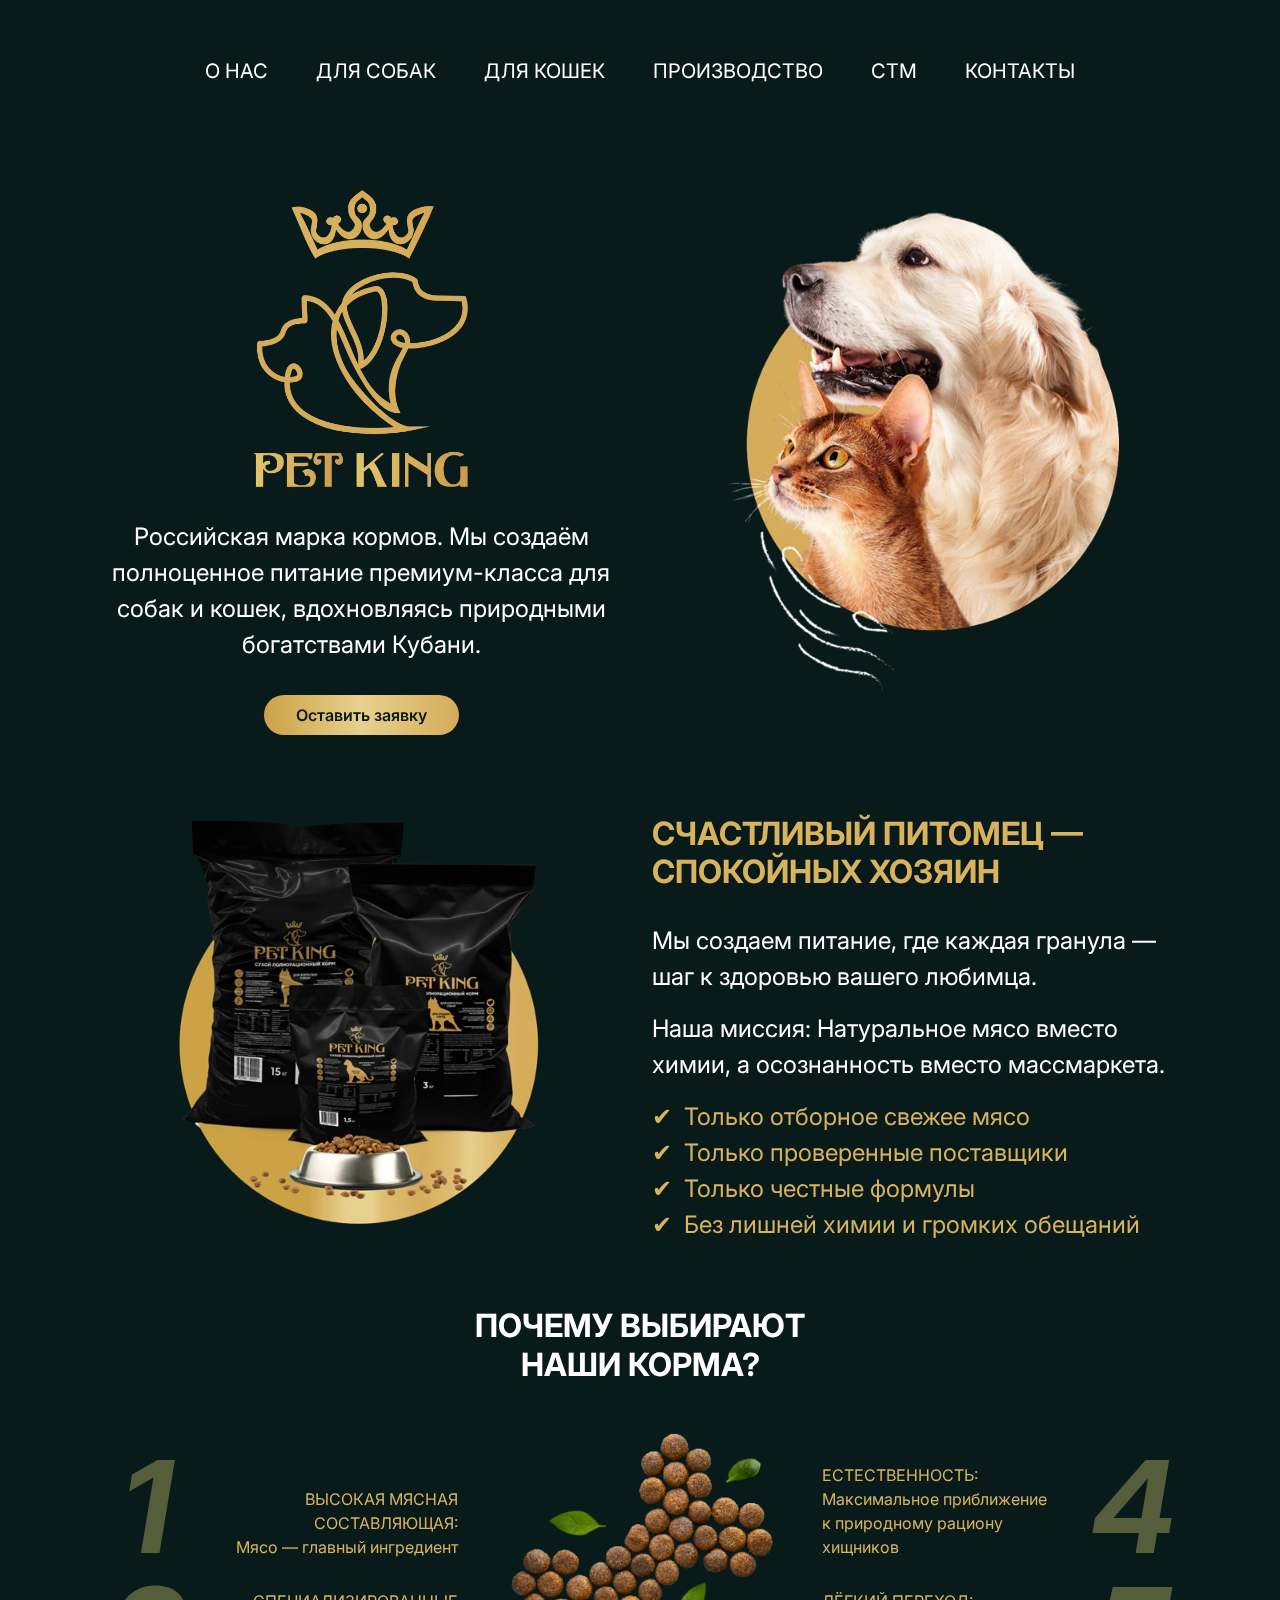
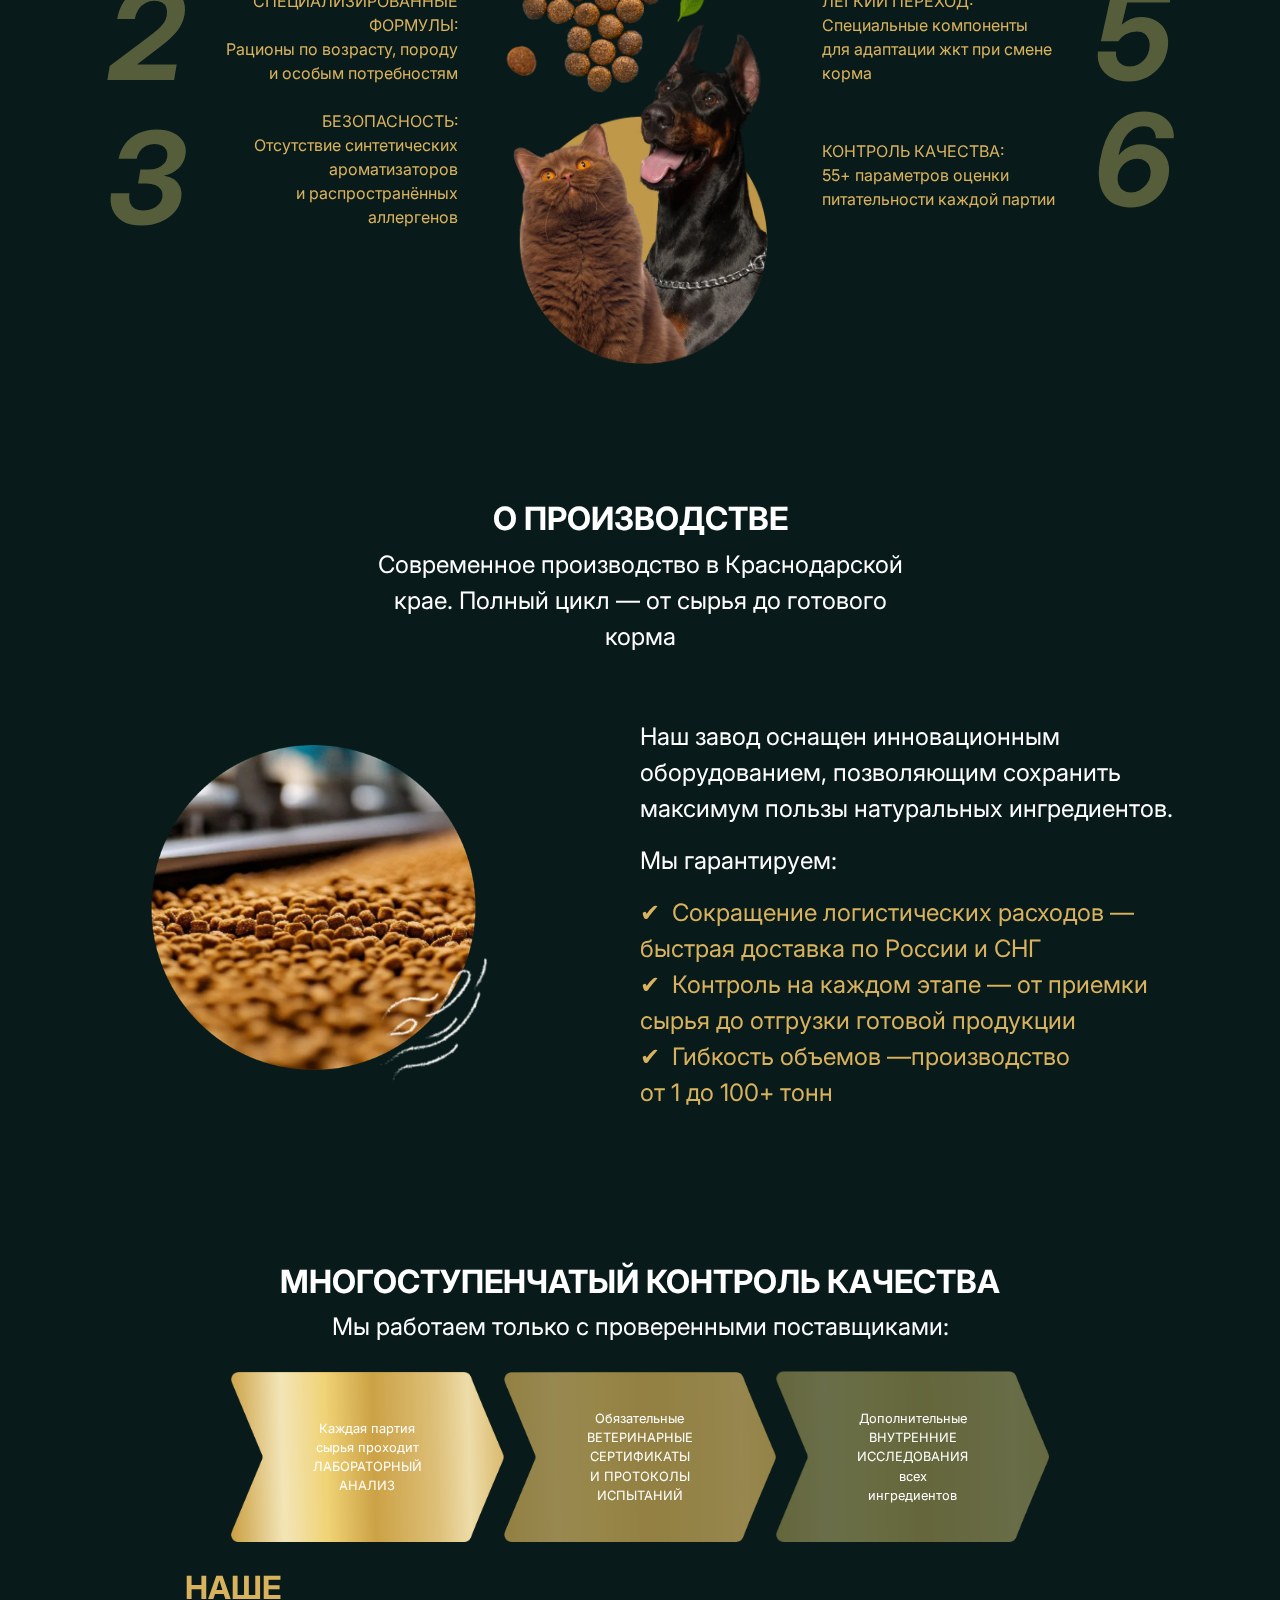
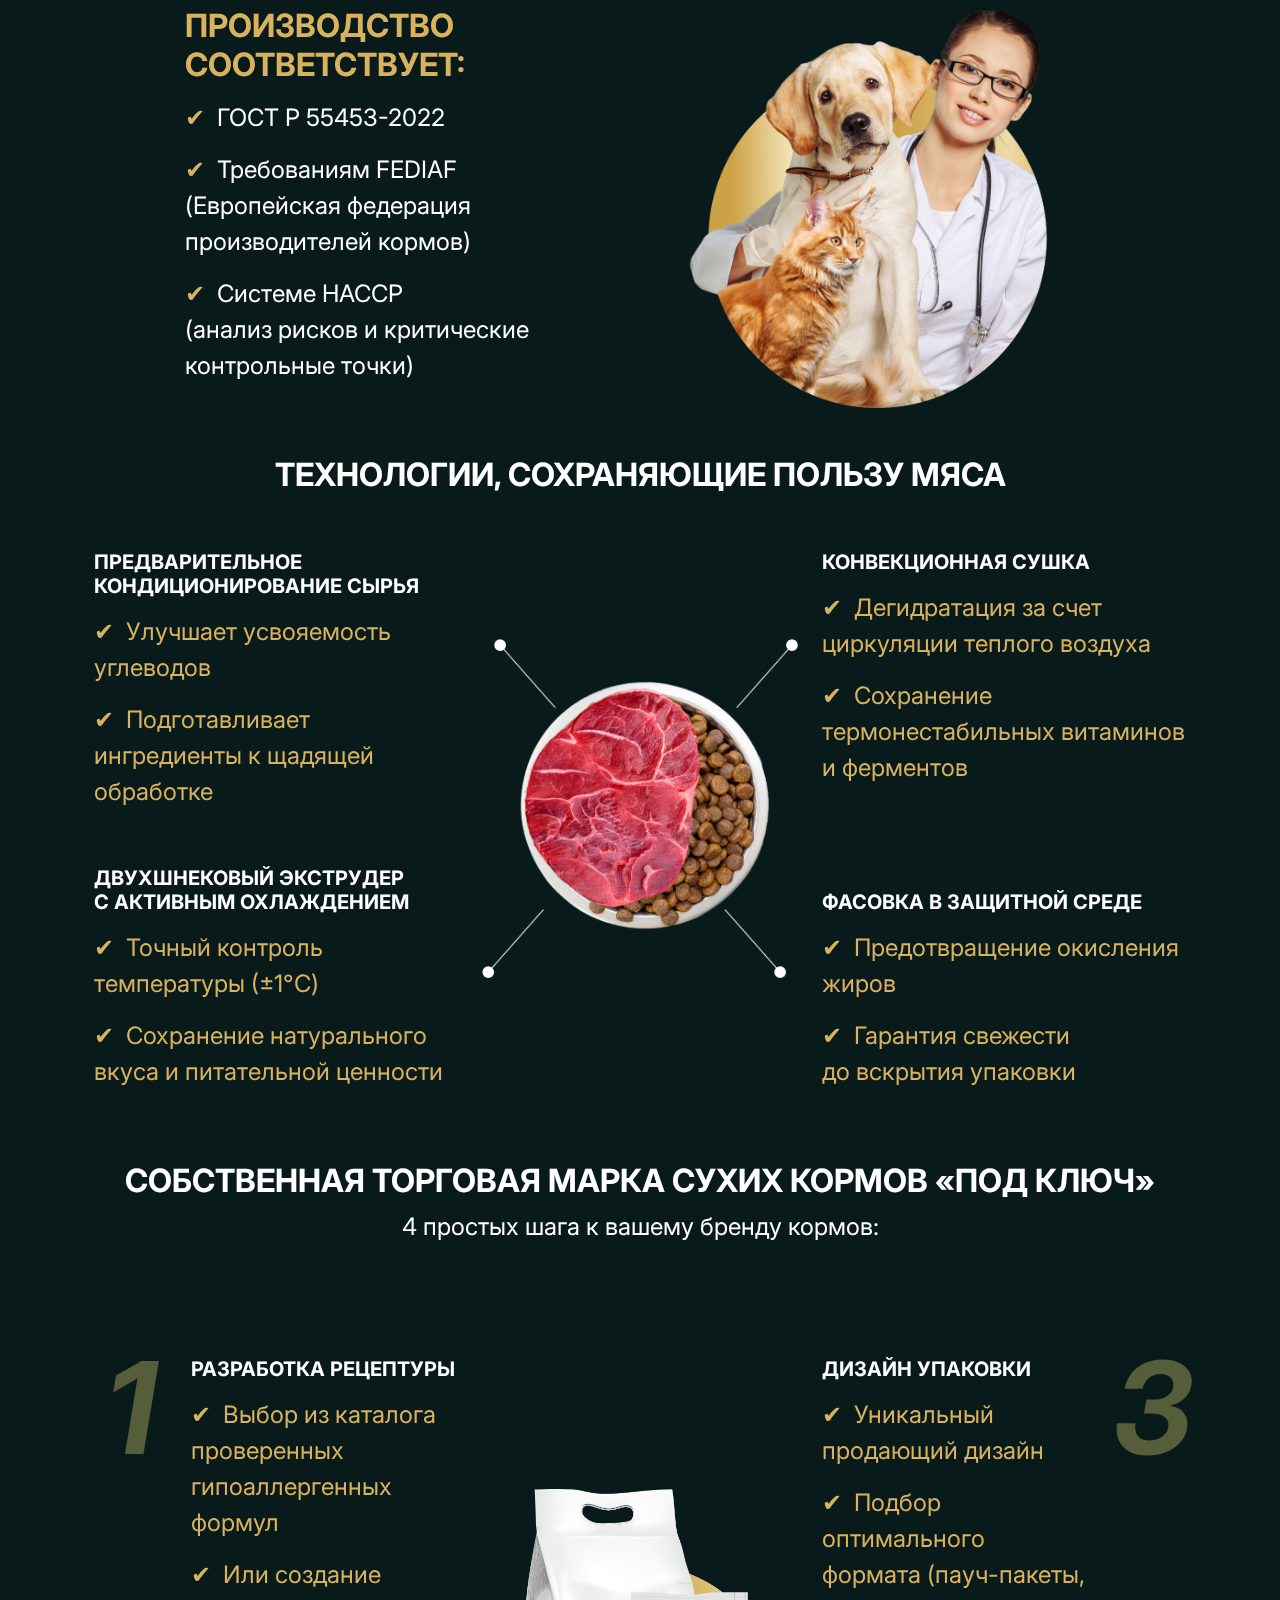
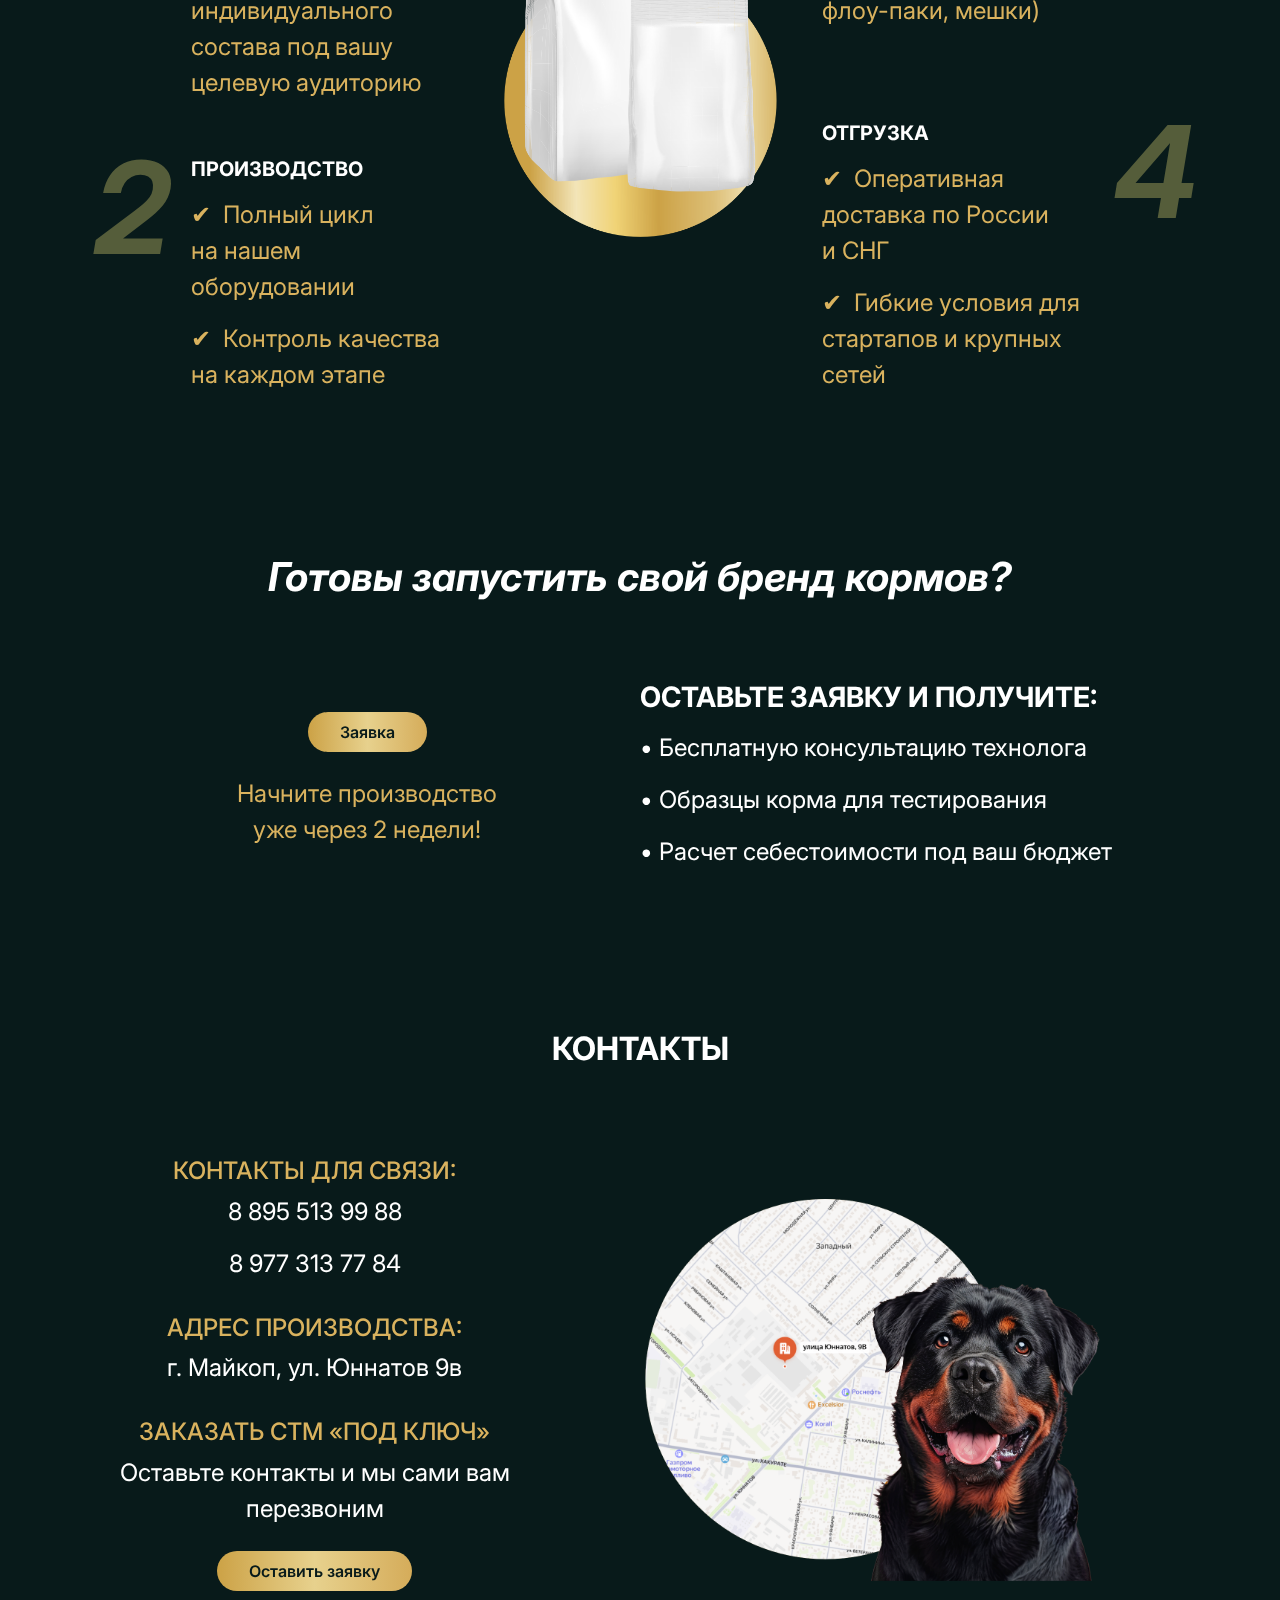
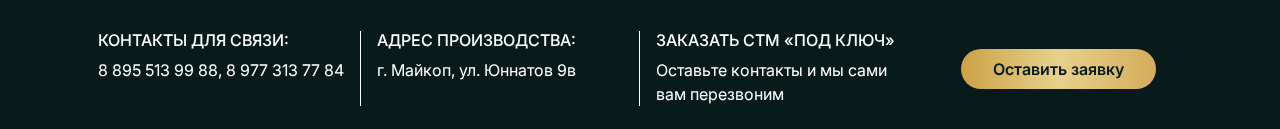
<file: index.html>
<!DOCTYPE html>
<html lang="ru">
<head>
  <meta charset="UTF-8">
  <meta name="viewport" content="width=device-width, initial-scale=1">
  <title>Пет Кинг</title>
  <link rel="preconnect" href="https://fonts.googleapis.com">
  <link rel="preconnect" href="https://fonts.gstatic.com" crossorigin>
  <link href="https://fonts.googleapis.com/css2?family=Inter:ital,opsz,wght@0,14..32,100..900;1,14..32,100..900&display=swap" rel="stylesheet">
  <link rel="stylesheet" href="https://cdn.jsdelivr.net/npm/bootstrap@5.3.7/dist/css/bootstrap.min.css">
  <link rel="stylesheet" href="assets/css/main.css">
  <link rel="icon" href="assets/img/favicon.ico" type="image/x-icon">
</head>
<body class="container d-flex flex-column min-vh-100">
  <div class="cursor-gradient"></div>
    <header class="header">
      <nav class="navbar navbar-expand-xl text-uppercase">
        <div class="container d-flex justify-content-end">
          <button class="navbar-toggler" 
                  type="button" 
                  data-bs-toggle="offcanvas"       
                  data-bs-target="#offcanvasNavbar" 
                  aria-controls="offcanvasNavbar"       
                  aria-label="Toggle navigation">
            <span class="navbar-toggler-icon"></span>
          </button>
          <div class="offcanvas offcanvas-end w-100 p-4" 
                tabindex="-1" 
                id="offcanvasNavbar"       
                aria-labelledby="offcanvasNavbarLabel">
            <div class="offcanvas-header">
              <button type="button" 
                class="btn-close" 
                data-bs-dismiss="offcanvas"       
                aria-label="Close">
              </button>
            </div>
            <div class="offcanvas-body justify-content-center text-center">
              <ul class="navbar-nav">
                <li class="nav-item p-1 p-md-3 fs-5">
                  <a class="nav-link text-white" href="index.html" aria-current="page" data-content="О&nbsp;нас">О&nbsp;нас</a>
                </li>
                <li class="nav-item p-1 p-md-3 fs-5">
                  <a class="nav-link text-white active" href="dogs.html" data-content="Для&nbsp;собак">Для&nbsp;собак</a>
                </li>
                <li class="nav-item p-1 p-md-3 fs-5">
                  <a class="nav-link text-white" href="cats.html" data-content="Для&nbsp;кошек">Для&nbsp;кошек</a>
                </li>
                <li class="nav-item p-1 p-md-3 fs-5">
                  <a class="nav-link text-white" href="production.html" data-content="Производство">Производство</a>
                </li>
                <li class="nav-item p-1 p-md-3 fs-5">
                  <a class="nav-link text-white" href="index.html#stm" aria-current="page" data-content="СТМ">СТМ</a>
                </li>
                <li class="nav-item p-1 p-md-3 fs-5">
                  <a class="nav-link text-white" href="index.html#contacts" aria-current="page" data-content="Контакты">Контакты</a>
                </li>
              </ul>
            </div>
          </div>
        </div>
      </nav>
    </header>

    <main class="d-flex flex-column flex-grow-1">
      <h1 class="d-none">Пет Кинг</h1>
      <!-- Кратко компании -->
      <section class="mt-5 container">
        <h2 class="d-none">Кратко о&nbsp;компании</h2>
        <div class="row">
          <div class="col-12 col-md-6 d-flex flex-column align-items-center justify-content-center">
            <img src="assets/img/logo.webp" class="img-35" alt="Логотип компании `Пет Кинг`" >
            <p class="text-center fs-4 px-5 px-md-0 py-3 my-0 my-md-3 text-white">Российская марка кормов. Мы&nbsp;создаём полноценное питание премиум-класса для собак и&nbsp;кошек, вдохновляясь природными богатствами Кубани.</p>
            <button class="button gradient-gold text-green">
              <span class="text">Оставить заявку</span>
              <span class="shimmer"></span>
            </button>

          </div>
          <div class="col-12 col-md-6 mt-5 mt-md-0 d-flex align-items-center justify-content-center">
            <img src="assets/img/dogcat.webp" class="w-75 img-fluid" alt="Фотография кошки и собаки">
          </div>
        </div>       
      </section>

      <!-- Кратко о корме -->
      <section class="mt-5 mt-md-10 container">
        <h2 class="d-none">Кратко о&nbsp;корме</h2>
        <div class="row">
          <div class="col-12 col-md-6 d-flex align-items-center justify-content-center order-2 order-lg-1">
            <img src="assets/img/korm.webp" class="w-75 img-fluid" alt="Фотография упаковок корма">
          </div>
          <div class="col-12 col-md-6 d-flex flex-column align-items-start justify-content-center order-1 order-lg-2">
            <h2 class="text-uppercase text-center text-md-start fw-bold px-md-0 py-3 my-md-3 text-gold">Cчастливый питомец&nbsp;&mdash; спокойных хозяин</h2>
            <p class="fs-4 text-white">Мы&nbsp;создаем питание, где каждая гранула&nbsp;&mdash; шаг к&nbsp;здоровью вашего любимца.</p>
            <p class="fs-4 text-white">Наша миссия: Натуральное мясо вместо химии, а&nbsp;осознанность вместо массмаркета.</p>
            <ul class="list-unstyled">
              <li class="list-item fs-4 text-gold">✔&nbsp;&nbsp;Только отборное свежее мясо</li>
              <li class="list-item fs-4 text-gold">✔&nbsp;&nbsp;Только проверенные поставщики</li>
              <li class="list-item fs-4 text-gold">✔&nbsp;&nbsp;Только честные формулы</li>
              <li class="list-item fs-4 text-gold">✔&nbsp;&nbsp;Без лишней химии и&nbsp;громких обещаний</li>
            </ul>
          </div>
        </div>       
      </section>

      <!-- Почему выбирают наши корма? -->
      <section class="mt-5 mt-md-10 container">
        <h2 class="text-center text-uppercase fw-bold text-white">Почему выбирают<br>наши корма?</h2>
        <div class="mt-5 d-flex flex-wrap">
          <ul class="col-12 col-lg-4 list-unstyled">
            <li class="list-item row d-flex align-items-end my-4">
              <span class="title-list col-3 col-md-4 fw-bold text-uppercase fst-italic text-center">1</span>
              <div class="company-text col-9 col-md-8 align-items-stretch text-start text-lg-end text-gold">
                <p class="text-uppercase m-0">Высокая мясная составляющая:</p>
                <p class="m-0">Mясо&nbsp;&mdash; главный ингредиент</p>
              </div>
            </li>
            <li class="list-item row d-flex align-items-end my-4">
              <span class="title-list col-3 col-md-4 fw-bold text-uppercase fst-italic text-center">2</span>
              <div class="company-text col-9 col-md-8 align-items-stretch text-start text-lg-end text-gold">
                <p class="text-uppercase m-0">Cпециализированные формулы:</p>
                <p class="m-0">Рационы по&nbsp;возрасту, породу и&nbsp;особым потребностям</p>
              </div>
            </li>
            <li class="list-item row d-flex align-items-end my-4">
              <span class="title-list col-3 col-md-4 fw-bold text-uppercase fst-italic text-center">3</span>
              <div class="company-text col-9 col-md-8  align-items-stretch text-start text-lg-end text-gold">
                <p class="text-uppercase m-0">Безопасность:</p>
                <p class="m-0">Отсутствие синтетических ароматизаторов и&nbsp;распространённых аллергенов</p>
              </div>
            </li>
          </ul>
          <div class="col-12 col-lg-4 d-flex flex-column align-items-center justify-content-center">
            <img src="assets/img/kost.webp" class="w-75 img-fluid" alt="Фотография упаковок корма">
            <img src="assets/img/para.webp" class="w-75 img-fluid d-none d-lg-block" style="margin-top: -20%;" alt="Фотография упаковок корма">
          </div>
          <ul class="col-12 col-lg-4 list-unstyled">
            <li class="list-item row d-flex align-items-end my-4">
              <div class="company-text col-9 col-md-8  align-items-stretch text-start text-gold order-2 order-lg-1">
                <p class="text-uppercase m-0">Естественность:</p>
                <p class="m-0">Максимальное приближение к&nbsp;природному рациону хищников</p>
              </div>
              <span class="title-list col-3 col-md-4 fw-bold text-uppercase fst-italic text-center order-1 order-lg-2">4</span>
            </li>
            <li class="list-item row d-flex align-items-end my-4">
              <div class="company-text col-9 col-md-8  align-items-stretch text-start text-gold order-2 order-lg-1">
                <p class="text-uppercase m-0">Лёгкий переход:</p>
                <p class="m-0">Специальные компоненты для адаптации жкт при смене корма</p>
              </div>
              <span class="title-list col-3 col-md-4 fw-bold text-uppercase fst-italic text-center order-1 order-lg-2">5</span>
            </li>
            <li class="list-item row d-flex align-items-end my-4">
              <div class="company-text col-9 col-md-8  align-items-stretch text-start text-gold order-2 order-lg-1">
                <p class="text-uppercase m-0">Контроль качества: </p>
                <p class="m-0">55+&nbsp;параметров оценки питательности каждой партии</p>
              </div>
                <span class="title-list col-3 col-md-4 fw-bold text-uppercase fst-italic text-center order-1 order-lg-2">6</span>
            </li>
          </ul>
          <div class="col-12 col-lg-4 d-flex flex-column align-items-center justify-content-center">
            <img src="assets/img/para.webp" class="w-75 img-fluid d-lg-none" alt="Фотография упаковок корма">
          </div>
        </div>
      </section>

      <!-- О производстве -->
      <section class="mt-10 container">
        <h2 class="text-center text-uppercase fw-bold text-white">О&nbsp;производстве</h2>
        <div class="d-flex flex-column align-items-center justify-content-center">
          <p class="text-center col-12 col-md-6 fs-4 text-white">
          Современное производство в&nbsp;Краснодарской крае. Полный цикл&nbsp;&mdash; от&nbsp;сырья до&nbsp;готового корма
          </p>
        </div>
        <div class="mt-5 d-flex flex-wrap align-items-center justify-content-between">
          <div class="col-12 col-md-5 d-flex align-items-center justify-content-center">
            <img src="assets/img/proizvodstvo.webp" class="img-fluid w-75" alt="Фотография упаковок корма">
          </div>
          <div class="col-12 col-md-6">
            <p class="fs-4 pt-5 pt-md-0 text-center text-md-start text-white">Наш завод оснащен инновационным оборудованием, позволяющим сохранить максимум пользы натуральных ингредиентов.</p>
            <p class="fs-4 pt-5 pt-md-0 text-white">Мы&nbsp;гарантируем:</p>            
            <ul class="list-unstyled">
              <li class="list-item fs-4 text-gold">✔&nbsp;&nbsp;Сокращение логистических расходов&nbsp;&mdash; быстрая доставка по&nbsp;России и&nbsp;СНГ</li>
              <li class="list-item fs-4 text-gold">✔&nbsp;&nbsp;Контроль на&nbsp;каждом этапе&nbsp;&mdash; от&nbsp;приемки сырья до&nbsp;отгрузки готовой продукции</li>
              <li class="list-item fs-4 text-gold">✔&nbsp;&nbsp;Гибкость объемов&nbsp;&mdash;производство от&nbsp;1&nbsp;до&nbsp;100+ тонн</li>
            </ul>
          </div>
        </div>               
      </section>
      
      <!-- Многоступенчатый контроль качества -->
      <section class="mt-10 container">
        <h2 class="text-center text-uppercase fw-bold text-white">Многоступенчатый контроль качества</h2>
        <div class="d-flex flex-wrap align-items-center justify-content-center">
          <p class="col-12 col-md-7 text-center fs-4 text-white">
          Мы работаем только с проверенными поставщиками:
          </p>
        </div>
        <div class="list-unstyled d-flex align-items-center justify-content-center">
          <ul class="col-12 col-md-9 list-unstyled d-flex align-items-   justify-content-center">
            <li class="px-2 py-5 list-item quality-col1 col-4 text-center quality-text d-flex flex-column align-items-center justify-content-center text-white">
            Каждая партия
            <br>сырья проходит
            <br><span class="text-uppercase">лабораторный <br>анализ</span>
            </li>
            <li class="px-2 py-5 list-item quality-col2 col-4 text-center quality-text d-flex flex-column align-items-center justify-content-center text-white">
            Обязательные
            <br><span class="text-uppercase">ветеринарные <br>сертификаты 
            <br>и&nbsp;протоколы
            <br>испытаний</span>
            </li>
            <li class="px-2 py-5 list-item quality-col3 col-4 text-center quality-text d-flex flex-column align-items-center justify-content-center text-white">
            Дополнительные
            <br><span class="text-uppercase">внутренние 
            <br>исследования</span>всех 
            <br>ингредиентов
            </li>
          </ul>
        </div>
        <div class="d-flex flex-wrap align-items-end justify-content-center">
          <div class="col-12 col-md-4 d-flex flex-column align-items-center align-items-md-start justify-content-center justify-content-md-end">
            <h3 class="text-uppercase fs-2 fw-bold text-gold text-center text-md-start">Наше производство соответствует:</h3>           
            <ul class="list-unstyled">
              <li class="list-item fs-4 py-2 text-white"><span class="text-gold">✔&nbsp;&nbsp;</span>ГОСТ Р&nbsp;55453-2022</li>
              <li class="list-item fs-4 py-2 text-white"><span class="text-gold">✔&nbsp;&nbsp;</span>Требованиям FEDIAF
                <br>(Европейская федерация
                <br>производителей кормов)
              </li>
              <li class="list-item fs-4 py-2 text-white"><span class="text-gold">✔&nbsp;&nbsp;</span>Системе HACCP 
                <br>(анализ рисков и&nbsp;критические 
                <br>контрольные точки)
              </li>
            </ul>
          </div>
          <div class="col-12 col-md-6 d-flex align-items-center justify-content-center justify-content-md-end">
            <img src="assets/img/tetka.webp" class="w-75 img-fluid" alt="Фотография упаковок корма">
          </div>
        </div>  
      </section>
      
      <!-- Технологии, сохраняющие пользу мяса -->
      <section class="mt-5 mt-md-10 container">
        <h2 class="text-center text-uppercase fw-bold text-white">Технологии, сохраняющие пользу мяса</h2>

        <div class="d-flex flex-wrap align-items-stretch" style="min-height: 600px;">
          <ul class="col-12 col-md-4 list-unstyled d-flex flex-column justify-content-between">
            <li class="mt-5 list-item">
              <h3 class="text-uppercase fs-5 fw-bold text-white">Предварительное кондиционирование сырья</h3>
              <ul class="list-unstyled">
                <li class="list-item fs-4 py-2 text-gold">
                  ✔&nbsp;&nbsp;Улучшает усвояемость углеводов
                </li>
                <li class="list-item fs-4 py-2 text-gold">
                  ✔&nbsp;&nbsp;Подготавливает ингредиенты к&nbsp;щадящей обработке
                </li>
              </ul>
            </li>
            <li class="mt-5 list-item">
              <h3 class="text-uppercase fs-5 fw-bold text-white">Двухшнековый экструдер с&nbsp;активным охлаждением</h3>
              <ul class="list-unstyled">
                <li class="list-item fs-4 py-2 text-gold">
                  ✔&nbsp;&nbsp;Точный контроль температуры (&plusmn;1&deg;C)
                </li>
                <li class="list-item fs-4 py-2 text-gold">
                  ✔&nbsp;&nbsp;Сохранение натурального вкуса и&nbsp;питательной ценности
                </li>
              </ul>
            </li>
          </ul>

          <div class="col-12 col-md-4 p-4 d-flex align-items-center justify-content-center">
            <img src="assets/img/myaso.webp" class="w-100 img-fluid" alt="Фотография упаковок корма">
          </div>
          
          <ul class="col-12 col-md-4 list-unstyled d-flex flex-column justify-content-between">
            <li class="mt-5 list-item">
              <h3 class="text-uppercase fs-5 fw-bold text-white">Конвекционная сушка</h3>
              <ul class="list-unstyled">
                <li class="list-item fs-4 py-2 text-gold">
                  ✔&nbsp;&nbsp;Дегидратация за&nbsp;счет циркуляции теплого воздуха
                </li>
                <li class="list-item fs-4 py-2 text-gold">
                  ✔&nbsp;&nbsp;Сохранение термонестабильных витаминов и&nbsp;ферментов
                </li>
              </ul>
            </li>
            <li class="mt-5 list-item">
              <h3 class="text-uppercase fs-5 fw-bold text-white">Фасовка в&nbsp;защитной среде</h3>
              <ul class="list-unstyled">
                <li class="list-item fs-4 py-2 text-gold">
                  ✔&nbsp;&nbsp;Предотвращение окисления жиров
                </li>
                <li class="list-item fs-4 py-2 text-gold">
                  ✔&nbsp;&nbsp;Гарантия свежести до&nbsp;вскрытия упаковки
                </li>
              </ul>
            </li>
          </ul>
        </div>
      </section>

      <!-- Собственная торговая марка сухих кормов под ключ -->
      <section id="stm" class="mt-5 mt-md-10 container">
        <h2 class="text-center text-uppercase fw-bold text-white">Собственная торговая марка сухих кормов &laquo;под ключ&raquo;</h2>
        <div class="d-flex align-items-center justify-content-center">
          <p class="col-12 col-md-7 text-center fs-4 text-white">
          4&nbsp;простых шага к&nbsp;вашему бренду кормов:</p>
        </div>
        <div class="mt-1 mt-md-5 d-flex flex-wrap align-items-stretch justify-content-between" style="min-height: 600px;">
          <ul class="col-12 col-md-4 list-unstyled d-flex flex-column justify-content-between">
            <li class="mt-5 list-item row">
              <span class="title-list text-center col-3 fw-bold text-uppercase fst-italic">1</span>
              <div class="col-9 text-lg-end text-gold">
                <h3 class="text-start text-uppercase fs-5 fw-bold text-white">Разработка рецептуры</h3>
                <ul class="list-unstyled text-start">
                  <li class="list-item fs-4 py-2 text-gold">
                    ✔&nbsp;&nbsp;Выбор из&nbsp;каталога проверенных гипоаллергенных формул
                  </li>
                  <li class="list-item fs-4 py-2 text-gold">
                    ✔&nbsp;&nbsp;Или создание индивидуального состава под вашу целевую аудиторию
                  </li>
                </ul>
              </div>
            </li>
            <li class="mt-5 list-item row">
              <span class="title-list text-center col-3 fw-bold text-uppercase fst-italic">2</span>
              <div class="col-9 text-lg-end text-gold">
                <h3 class="text-start text-uppercase fs-5 fw-bold text-white">Производство</h3>
                <ul class="list-unstyled text-start">
                  <li class="list-item fs-4 py-2 text-gold">
                    ✔&nbsp;&nbsp;Полный цикл на&nbsp;нашем оборудовании
                  </li>
                  <li class="list-item fs-4 py-2 text-gold">
                    ✔&nbsp;&nbsp;Контроль качества на&nbsp;каждом этапе
                  </li>
                </ul>
              </div>
            </li>
          </ul>

          <div class="col-12 col-md-4 d-flex flex-column align-items-center justify-content-center">
            <img src="assets/img/pac.webp" class="w-75 img-fluid" alt="Фотография упаковок корма">
          </div>
          
          <ul class="col-12 col-md-4 list-unstyled d-flex flex-column justify-content-between">
            <li class="mt-5 list-item row">
              <span class="title-list text-center col-3 fw-bold text-uppercase fst-italic order-1 order-md-2">3</span>
              <div class="col-9 text-lg-end text-gold order-2 order-md-1">
                <h3 class="text-uppercase text-start fs-5 fw-bold text-white">Дизайн упаковки</h3>
                <ul class="list-unstyled text-start">
                  <li class="list-item fs-4 py-2 text-gold">
                    ✔&nbsp;&nbsp;Уникальный продающий дизайн
                  </li>
                  <li class="list-item fs-4 py-2 text-gold">
                    ✔&nbsp;&nbsp;Подбор оптимального формата (пауч-пакеты, флоу-паки, мешки)
                  </li>
                </ul>
              </div>
            </li>
            <li class="mt-5 list-item row">
              <span class="title-list text-center col-3 fw-bold text-uppercase fst-italic order-1 order-md-2">4</span>
              <div class="col-9 text-start text-lg-end text-gold order-2 order-md-1">
                <h3 class="text-start text-uppercase fs-5 fw-bold text-white">Отгрузка</h3>
                <ul class="list-unstyled text-start">
                  <li class="list-item fs-4 py-2 text-gold">
                    ✔&nbsp;&nbsp;Оперативная доставка по&nbsp;России и&nbsp;СНГ
                  </li>
                  <li class="list-item fs-4 py-2 text-gold">
                    ✔&nbsp;&nbsp;Гибкие условия для стартапов и&nbsp;крупных сетей
                  </li>
                </ul>
              </div>
            </li>
          </ul>
        </div>
      </section>

      <!-- Готовы запустить свой бренд кормов? -->
      <section class="mt-10 container">
        <h2 class="text-center display-6 fw-bold fst-italic text-white">Готовы запустить свой бренд кормов?</h2>
        <div class="mt-7 d-flex flex-wrap justify-content-center">
          <div class="col-12 col-md-6 d-flex flex-column align-items-center justify-content-center">
            <button class="button gradient-gold text-green">
              <span class="text">Заявка</span>
              <span class="shimmer"></span>
            </button>
            <p class="col-12 col-md-6 text-center list-item fs-4 pt-4 text-gold">
              Начните производство уже через 2&nbsp;недели!
            </p>
          </div>
          <div class="col-12 col-md-6 flex-column align-items-center justify-content-center">
            <h3 class="text-uppercase fs-3 mt-5 mt-md-0 fw-bold text-center text-md-start text-white">
              Оставьте заявку и&nbsp;получите:
            </h3>           
            <ul class="list-unstyled">
              <li class="list-item fs-4 py-2 text-white">
                &bull;	Бесплатную консультацию технолога
              </li>
              <li class="list-item fs-4 py-2 text-white">
                &bull;	Образцы корма для тестирования
              </li>
              <li class="list-item fs-4 py-2 text-white">
                &bull;	Расчет себестоимости под ваш бюджет
              </li>
            </ul>
          </div>
        </div>  
      </section>
        
      <!-- Контакты -->
      <section id="contacts" class="mt-10 container">
        <h2 class="text-center text-uppercase fw-bold text-white">Контакты</h2>
        <div class="mt-7 row d-flex justify-content-between align-items-center">
          <div class="col-12 col-md-5">
            <ul class="list-unstyled text-center">
              <li class="list-item py-2">
                <h4 class="list-item fs-4 text-uppercase text-gold">
                  Контакты для связи:
                </h4>
                <p class="fs-4 text-white">
                  <a class="text-decoration-none text-reset" href="tel:+78955139988">8 895 513 99 88</a>
                </p>
                <p class="fs-4 text-white">
                  <a class="text-decoration-none text-reset" href="tel:+79773137784">8 977 313 77 84</a>
                </p>
              </li>
              <li class="list-item py-2">
                <h4 class="list-item fs-4 text-uppercase text-gold">
                  Адрес производства:
                </h4>
                <p class="fs-4 text-white">
                  г. Майкоп, ул. Юннатов 9в
                </p>
              </li>
              <li class="list-item py-2">
                <h4 class="list-item fs-4 text-uppercase text-gold">
                  заказать СТМ &laquo;под ключ&raquo;
                </h4>
                <p class="fs-4 pt-0 text-white">
                  Оставьте контакты и&nbsp;мы&nbsp;сами вам перезвоним
                </p>
              </li>
              <li class="list-item pb-4">
                <button class="button gradient-gold text-green">
                  <span class="text">Оставить заявку</span>
                  <span class="shimmer"></span>
                </button>
                
              </li>
            </ul>
          </div>
          <div class="col-12 col-md-7 d-flex align-items-center justify-content-center">
            <img src="assets/img/dog.webp" class="w-75 img-fluid p-2" alt="Фотография упаковок корма">
          </div>
        </div>
      </section>
    </main>

    <footer class="mb-3 mt-auto d-none d-md-block">
      <div class="d-flex flex-wrap">
        <div class="col-12 col-md-3 d-flex flex-column align-items-start justify-content-start px-3 py-4 py-md-0 border-end-md">
        <h6 class="text-uppercase text-white">
          Контакты для связи:
        </h6>
        <p class="text-white m-0">
          <a class="text-decoration-none text-reset" href="tel:+78955139988">8 895 513 99 88, </a>
          <a class="text-decoration-none text-reset" href="tel:+79773137784">8 977 313 77 84</a>
        </p>
      </div>
      <div class="col-12 col-md-3 d-flex flex-column align-items-start justify-content-start border-end-md px-3 py-4 py-md-0">
        <h6 class=" text-uppercase text-white">
          Адрес производства:
        </h6>
        <p class="text-white m-0">
          г. Майкоп, ул. Юннатов 9в
        </p>
      </div>
      <div class="col-12 col-md-3 d-flex flex-column align-items-start justify-content-start px-3 py-4 py-md-0">
        <h6 class="text-uppercase text-white">
          Заказать СТМ &laquo;под ключ&raquo;
        </h6>
        <p class="text-white m-0">
          Оставьте контакты и&nbsp;мы&nbsp;сами вам перезвоним
        </p>
      </div>
      <div class="col-12 col-md-3 d-flex flex-column align-items-center justify-content-center px-3 py-4 py-md-0">
        <button class="button gradient-gold text-green">
          <span class="text">Оставить заявку</span>
          <span class="shimmer"></span>
        </button>
      </div>
      </div>

    </footer>

  <script src="https://cdn.jsdelivr.net/npm/bootstrap@5.3.7/dist/js/bootstrap.bundle.min.js"></script>
  <script src="assets/js/main.js"></script>
</body>
</html>
</file>
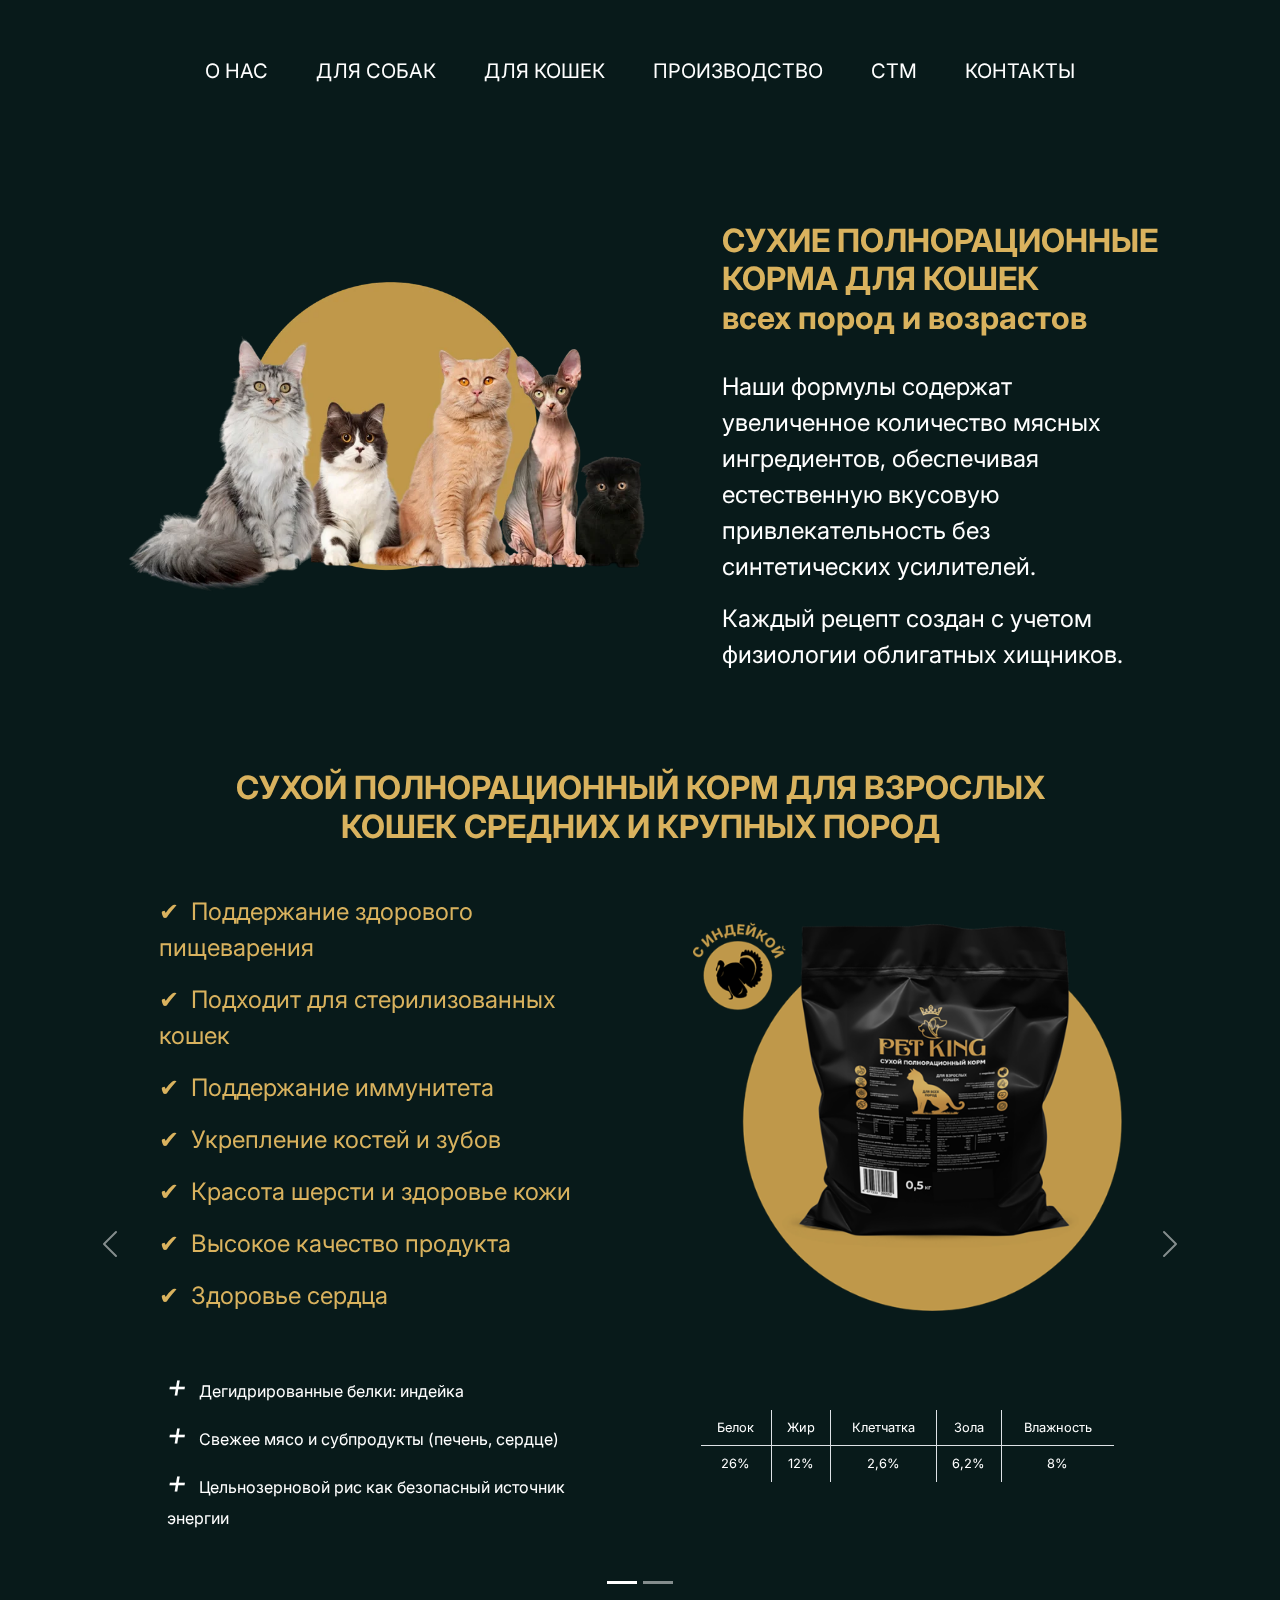
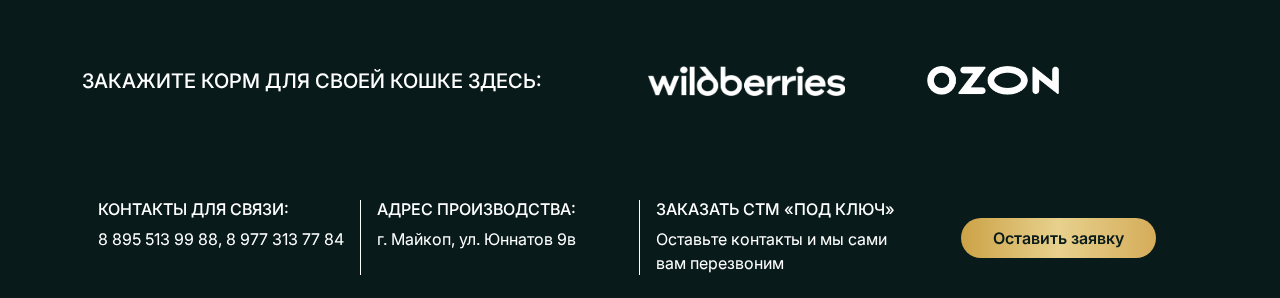
<file: cats.html>
<!DOCTYPE html>
<html lang="ru">
<head>
  <meta charset="UTF-8">
  <meta name="viewport" content="width=device-width, initial-scale=1">
  <title>Пет Кинг</title>
  <link rel="preconnect" href="https://fonts.googleapis.com">
  <link rel="preconnect" href="https://fonts.gstatic.com" crossorigin>
  <link href="https://fonts.googleapis.com/css2?family=Inter:ital,opsz,wght@0,14..32,100..900;1,14..32,100..900&display=swap" rel="stylesheet">
  <link rel="stylesheet" href="https://cdn.jsdelivr.net/npm/bootstrap@5.3.7/dist/css/bootstrap.min.css">
  <link rel="stylesheet" href="assets/css/main.css">
  <link rel="icon" href="assets/img/favicon.ico" type="image/x-icon">
</head>
<body class="container d-flex flex-column min-vh-100">
  <div class="cursor-gradient"></div>
    <header class="header">
      <nav class="navbar navbar-expand-xl text-uppercase">
        <div class="container d-flex justify-content-end">
          <button class="navbar-toggler" 
                  type="button" 
                  data-bs-toggle="offcanvas"       
                  data-bs-target="#offcanvasNavbar" 
                  aria-controls="offcanvasNavbar"       
                  aria-label="Toggle navigation">
            <span class="navbar-toggler-icon"></span>
          </button>
          <div class="offcanvas offcanvas-end w-100 p-4" 
                tabindex="-1" 
                id="offcanvasNavbar"       
                aria-labelledby="offcanvasNavbarLabel">
            <div class="offcanvas-header">
              <button type="button" 
                class="btn-close" 
                data-bs-dismiss="offcanvas"       
                aria-label="Close">
              </button>
            </div>
            <div class="offcanvas-body justify-content-center text-center">
              <ul class="navbar-nav">
                <li class="nav-item p-1 p-md-3 fs-5">
                  <a class="nav-link text-white" href="index.html" data-content="О&nbsp;нас">О&nbsp;нас</a>
                </li>
                <li class="nav-item p-1 p-md-3 fs-5">
                  <a class="nav-link text-white" href="dogs.html" data-content="Для&nbsp;собак">Для&nbsp;собак</a>
                </li>
                <li class="nav-item p-1 p-md-3 fs-5">
                  <a class="nav-link text-white active" aria-current="page" href="cats.html" data-content="Для&nbsp;кошек">Для&nbsp;кошек</a>
                </li>
                <li class="nav-item p-1 p-md-3 fs-5">
                  <a class="nav-link text-white" href="production.html" data-content="Производство">Производство</a>
                </li>
                <li class="nav-item p-1 p-md-3 fs-5">
                  <a class="nav-link text-white" href="index.html#stm" data-content="СТМ">СТМ</a>
                </li>
                <li class="nav-item p-1 p-md-3 fs-5">
                  <a class="nav-link text-white" href="index.html#contacts" data-content="Контакты">Контакты</a>
                </li>
              </ul>
            </div>
          </div>
        </div>
      </nav>
    </header>

    <main class="d-flex flex-column flex-grow-1">
      <h1 class="d-none">Пет Кинг для кошек</h1>

      <!-- Сухие Полнорационные корма для кошек -->
      <section class="container mt-5">
        <div class="row d-flex align-items-center justify-content-around">
          <div class="col-12 col-md-6 d-flex align-items-center justify-content-start">
            <img src="assets/img/cats.webp" class="w-100 img-fluid" alt="Фотография упаковок корма">
          </div>
          <div class="col-12 col-md-5 d-flex flex-column align-items-start justify-content-start">
            <h2 class="text-uppercase text-center text-md-start fw-bold px-3 px-md-0 py-3 my-md-3 text-gold">Сухие Полнорационные корма для кошек<span class="text-lowercase"><br>всех пород и&nbsp;возрастов</span> 
            </h2>
            <p class="fs-4 text-white">Наши формулы содержат увеличенное количество мясных ингредиентов, обеспечивая естественную вкусовую привлекательность без синтетических усилителей.</p>
            <p class="fs-4 text-white">Каждый рецепт создан с&nbsp;учетом физиологии облигатных хищников.</p>
          </div>
        </div>       
      </section>

      <!-- Слайдер -->
      <section class="container my-5 d-flex flex-column align-items-center justify-content-center">
        <h2 class="col-12 col-md-9 text-uppercase fw-bold text-center px-3 px-md-0 py-3 my-md-3 text-gold">Cухой полнорационный корм для взрослых кошек средних и&nbsp;крупных пород</h2>


        <div id="carouselExampleCaptions" class="carousel slide container">
          <div class="carousel-indicators">
            <button type="button" data-bs-target="#carouselExampleCaptions" data-bs-slide-to="0"        class="active" aria-current="true" aria-label="Slide 1"></button>
            <button type="button" data-bs-target="#carouselExampleCaptions" data-bs-slide-to="1"        aria-label="Slide 2"></button>
          </div>


          <div class="mb-5 carousel-inner" style="min-height: 620px;">

            <div class="carousel-item active">
              <div class="d-flex flex-wrap align-items-center justify-content-around">
                <div class="p-2 col-12 col-md-5 d-flex align-items-start justify-content-center d-none  d-md-block">
                <ul class="list-unstyled">
                  <li class="py-2 list-item fs-4 text-gold">✔&nbsp;&nbsp;Поддержание здорового пищеварения</li>
                  <li class="py-2 list-item fs-4 text-gold">✔&nbsp;&nbsp;Подходит для стерилизованных кошек</li>
                  <li class="py-2 list-item fs-4 text-gold">✔&nbsp;&nbsp;Поддержание иммунитета</li>
                  <li class="py-2 list-item fs-4 text-gold">✔&nbsp;&nbsp;Укрепление костей и&nbsp;зубов</li>
                  <li class="py-2 list-item fs-4 text-gold">✔&nbsp;&nbsp;Красота шерсти и&nbsp;здоровье кожи</li>
                  <li class="py-2 list-item fs-4 text-gold">✔&nbsp;&nbsp;Высокое качество продукта</li>
                  <li class="py-2 list-item fs-4 text-gold">✔&nbsp;&nbsp;Здоровье сердца</li>
                </ul>
                </div>
                <div class="p-2 col-12 col-md-5 d-flex align-items-start justify-content-center">
                <img src="assets/img/catturkey.webp" class="w-100 img-fluid" alt="Фотография упаковок корма">
                </div>
                <div class="p-3 col-12 col-md-5 d-flex align-items-start justify-content-center">
                <ul class="list-unstyled">
                  <li class="list-item fs-6 text-white">
                    <span class="fs-2 fst-italic text-uppercase">+</span>
                    &nbsp;&nbsp;Дегидрированные белки: индейка
                  </li>
                  <li class="list-item fs-6 text-white">
                    <span class="fs-2 fst-italic text-uppercase">+</span>
                    &nbsp;&nbsp;Свежее мясо и&nbsp;субпродукты (печень, сердце)
                  </li>
                  <li class="list-item fs-6 text-white">
                    <span class="fs-2 fst-italic text-uppercase">+</span>
                    &nbsp;&nbsp;Цельнозерновой рис как безопасный источник энергии
                  </li>
                </ul>
                </div>
                <div class="p-3 col-12 col-md-5 d-flex align-items-start justify-content-center">
                <table class="table">
                  <tbody>
                    <tr>
                      <td class="fs-9 text-white text-center border-end">Белок</td>
                      <td class="fs-9 text-white text-center border-end">Жир</td>
                      <td class="fs-9 text-white text-center border-end">Клетчатка</td>
                      <td class="fs-9 text-white text-center border-end">Зола</td>
                      <td class="fs-9 text-white text-center">Влажность</td>
                    </tr>
                    <tr>
                      <td class="fs-9 text-white text-center border-end border-bottom-0">26%</td>
                      <td class="fs-9 text-white text-center border-end border-bottom-0">12%</td>
                      <td class="fs-9 text-white text-center border-end border-bottom-0">2,6%</td>
                      <td class="fs-9 text-white text-center border-end border-bottom-0">6,2%</td>
                      <td class="fs-9 text-white text-center border-bottom-0">8%</td>
                    </tr>
                  </tbody>
                </table>
                </div>
              </div>
            </div>


            <div class="carousel-item">
              <div class="d-flex flex-wrap align-items-center justify-content-around">
                <div class="p-2 col-12 col-md-5 d-flex align-items-start justify-content-center d-none d-md-block">
                <ul class="list-unstyled">
                  <li class="py-2 list-item fs-4 text-gold">✔&nbsp;&nbsp;Поддержание здорового пищеварения</li>
                  <li class="py-2 list-item fs-4 text-gold">✔&nbsp;&nbsp;Подходит для стерилизованных кошек</li>
                  <li class="py-2 list-item fs-4 text-gold">✔&nbsp;&nbsp;Поддержание иммунитета</li>
                  <li class="py-2 list-item fs-4 text-gold">✔&nbsp;&nbsp;Укрепление костей и&nbsp;зубов</li>
                  <li class="py-2 list-item fs-4 text-gold">✔&nbsp;&nbsp;Красота шерсти и&nbsp;здоровье кожи</li>
                  <li class="py-2 list-item fs-4 text-gold">✔&nbsp;&nbsp;Высокое качество продукта</li>
                  <li class="py-2 list-item fs-4 text-gold">✔&nbsp;&nbsp;Здоровье сердца</li>
                </ul>
              </div>
                <div class="p-2 col-12 col-md-5 d-flex align-items-start justify-content-center">
                <img src="assets/img/catbif.webp" class="w-100 img-fluid" alt="Фотография упаковок корма">
                </div>
                <div class="p-3 col-12 col-md-5 d-flex align-items-start justify-content-center">
                <ul class="list-unstyled">
                  <li class="list-item fs-6 text-white">
                    <span class="fs-2 fst-italic text-uppercase">+</span>
                    &nbsp;&nbsp;Дегидрированные белки: курица, телятина
                  </li>
                  <li class="list-item fs-6 text-white">
                    <span class="fs-2 fst-italic text-uppercase">+</span>
                    &nbsp;&nbsp;Свежее мясо и&nbsp;субпродукты (печень, сердце)
                  </li>
                  <li class="list-item fs-6 text-white">
                    <span class="fs-2 fst-italic text-uppercase">+</span>
                    &nbsp;&nbsp;Цельнозерновой рис как безопасный источник энергии
                  </li>
                </ul>
                </div>
                <div class="p-3 col-12 col-md-5 d-flex align-items-start justify-content-center">
                <table class="table">
                  <tbody>
                    <tr>
                      <td class="fs-9 text-white text-center border-end">Белок</td>
                      <td class="fs-9 text-white text-center border-end">Жир</td>
                      <td class="fs-9 text-white text-center border-end">Клетчатка</td>
                      <td class="fs-9 text-white text-center border-end">Зола</td>
                      <td class="fs-9 text-white text-center">Влажность</td>
                    </tr>
                    <tr>
                      <td class="fs-9 text-white text-center border-end border-bottom-0">26%</td>
                      <td class="fs-9 text-white text-center border-end border-bottom-0">12%</td>
                      <td class="fs-9 text-white text-center border-end border-bottom-0">2,4%</td>
                      <td class="fs-9 text-white text-center border-end border-bottom-0">6,5%</td>
                      <td class="fs-9 text-white text-center border-bottom-0">8%</td>
                    </tr>
                  </tbody>
                </table>
                </div>
              </div>
            </div>
          </div>


          <button class="carousel-control-prev d-flex align-items-center justify-content-start" type="button"         data-bs-target="#carouselExampleCaptions" data-bs-slide="prev">
            <span class="carousel-control-prev-icon" aria-hidden="true"></span>
            <span class="visually-hidden">Previous</span>
          </button>
          <button class="carousel-control-next d-flex align-items-center justify-content-end" type="button"         data-bs-target="#carouselExampleCaptions" data-bs-slide="next">
            <span class="carousel-control-next-icon" aria-hidden="true"></span>
            <span class="visually-hidden">Next</span>
          </button>
        </div>

      </section>

      <!-- Закажите корм для своей кошки здесь: -->
      <section class="container mb-5 pb-5 d-flex flex-column align-items-center justify-content-center">
        <div class="row d-flex align-items-center justify-content-start">
          <div class="col-12 col-md-6 p-2 p-md-0 m-2 m-md-0">
            <h5 class="text-uppercase text-white m-0">Закажите корм для своей кошке здесь:</h5>
          </div>
          <div class="col-12 col-md-3 p-2 m-2 m-md-0">
            <a class="text-white" href="#" data-content="waldberries">
              <img src="assets/img/wb.webp" class="w-75 img-fluid" alt="Логотип waldberries">
            </a>
          </div>
          <div class="col-12 col-md-3 p-2 m-2 m-md-0">
            <a class="text-white" href="#" data-content="ozon">
              <img src="assets/img/ozon.webp" class="w-50 img-fluid" alt="Логотип ozon">
            </a>
          </div>
          
        </div>  
      </section>


    </main>

    <footer id="contacts" class="mt-auto mb-3 d-flex flex-wrap">
      <div class="col-12 col-md-3 d-flex flex-column align-items-start justify-content-start px-3 py-4 py-md-0 border-end-md">
        <h6 class="text-uppercase text-white">
          Контакты для связи:
        </h6>
        <p class="text-white m-0">
          <a class="text-decoration-none text-reset" href="tel:+78955139988">8 895 513 99 88, </a>
          <a class="text-decoration-none text-reset" href="tel:+79773137784">8 977 313 77 84</a>
        </p>
      </div>
      <div class="col-12 col-md-3 d-flex flex-column align-items-start justify-content-start border-end-md px-3 py-4 py-md-0">
        <h6 class=" text-uppercase text-white">
          Адрес производства:
        </h6>
        <p class="text-white m-0">
          г. Майкоп, ул. Юннатов 9в
        </p>
      </div>
      <div class="col-12 col-md-3 d-flex flex-column align-items-start justify-content-start px-3 py-4 py-md-0">
        <h6 class="text-uppercase text-white">
          Заказать СТМ &laquo;под ключ&raquo;
        </h6>
        <p class="text-white m-0">
          Оставьте контакты и&nbsp;мы&nbsp;сами вам перезвоним
        </p>
      </div>
      <div class="col-12 col-md-3 d-flex flex-column align-items-center justify-content-center px-3 py-4 py-md-0">
        <button class="button gradient-gold text-green">
          <span class="text">Оставить заявку</span>
          <span class="shimmer"></span>
        </button>
      </div>
    </footer>

  <script src="https://cdn.jsdelivr.net/npm/bootstrap@5.3.7/dist/js/bootstrap.bundle.min.js"></script>
  <script src="assets/js/main.js"></script>
</body>
</html>
</file>
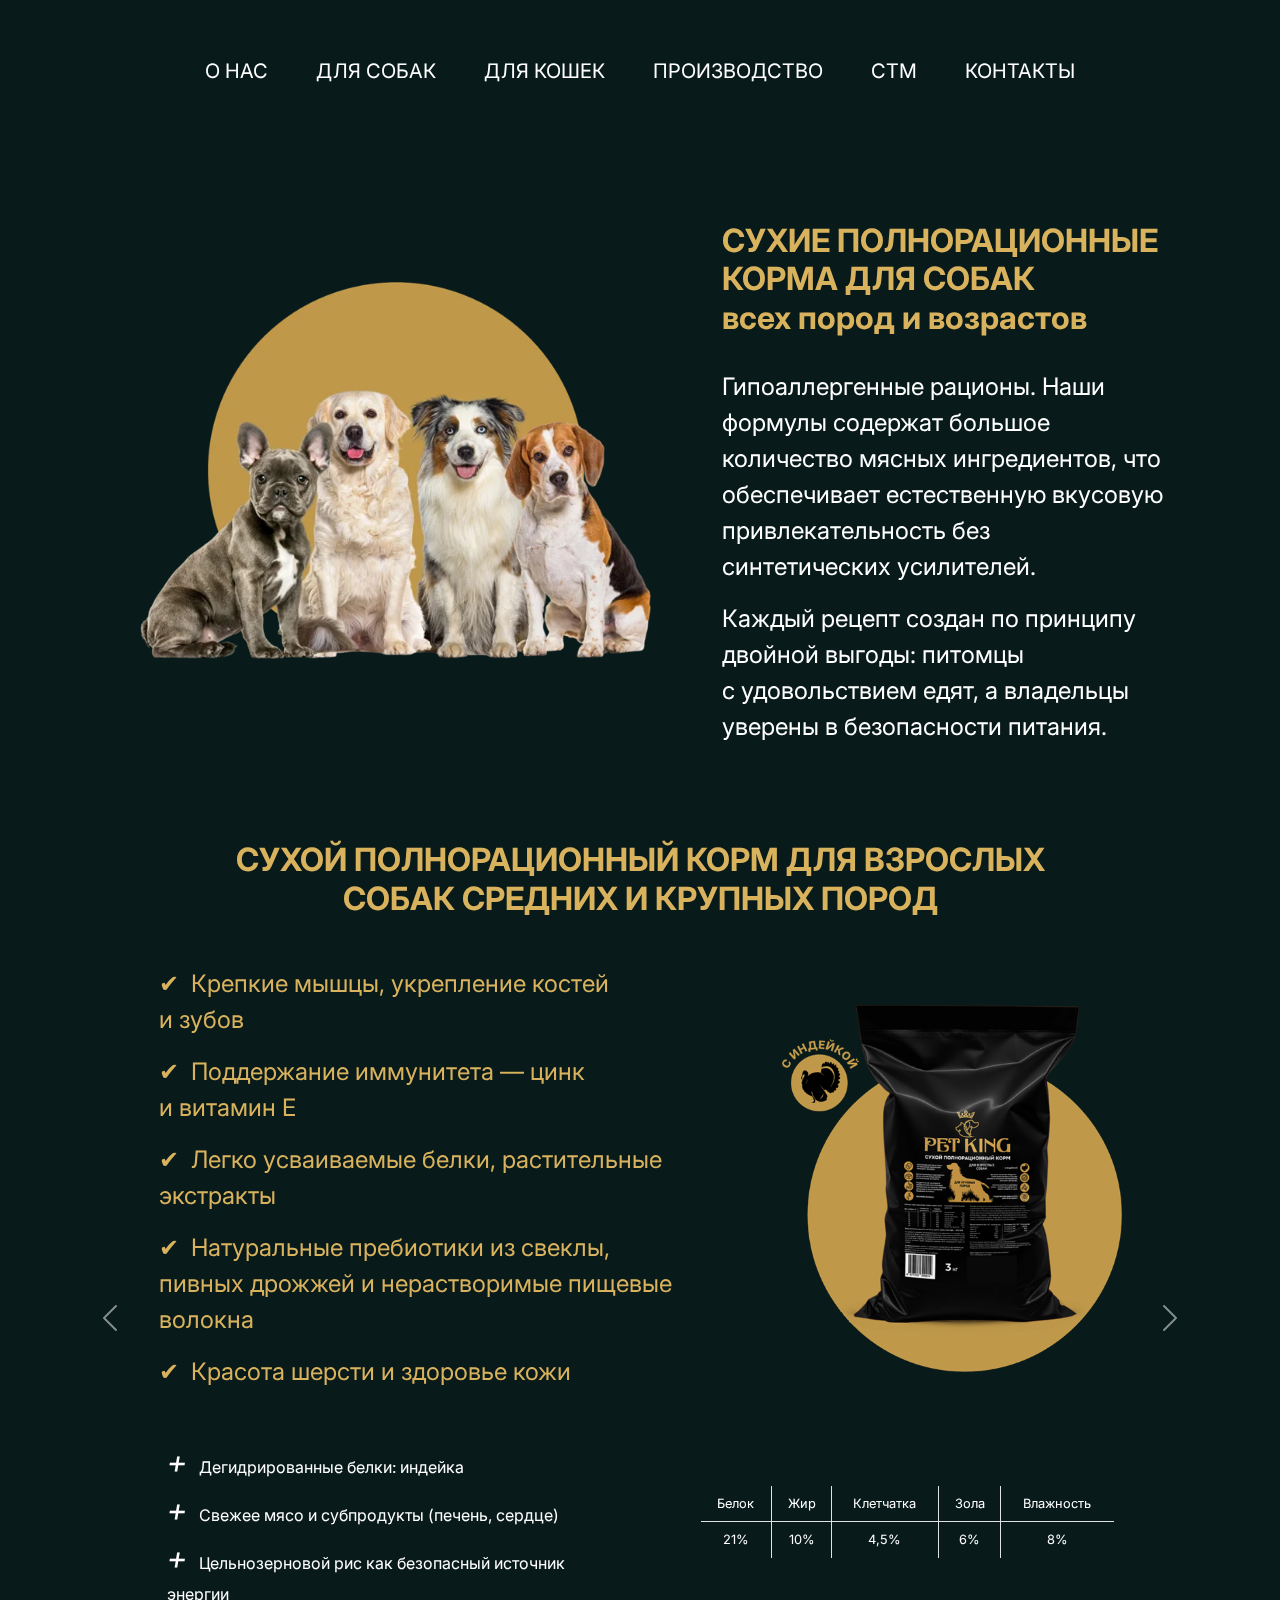
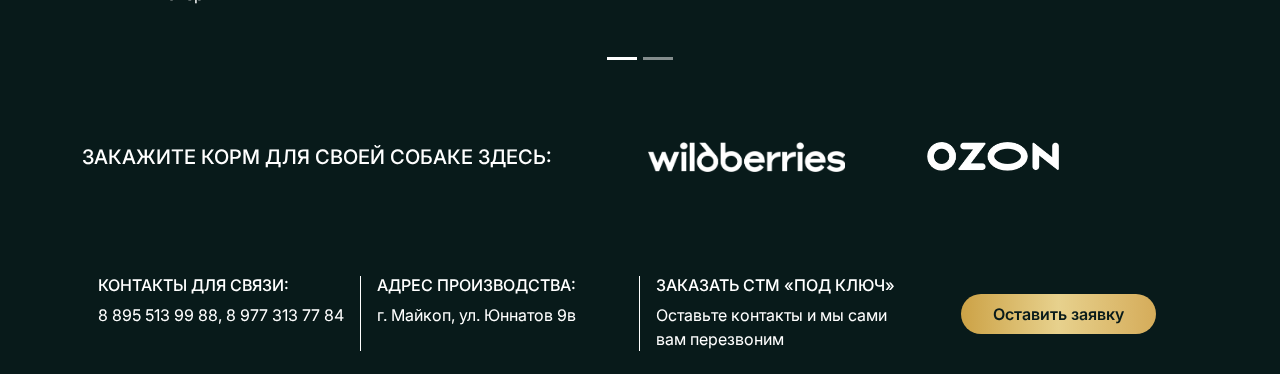
<file: dogs.html>
<!DOCTYPE html>
<html lang="ru">
<head>
  <meta charset="UTF-8">
  <meta name="viewport" content="width=device-width, initial-scale=1">
  <title>Пет Кинг</title>
  <link rel="preconnect" href="https://fonts.googleapis.com">
  <link rel="preconnect" href="https://fonts.gstatic.com" crossorigin>
  <link href="https://fonts.googleapis.com/css2?family=Inter:ital,opsz,wght@0,14..32,100..900;1,14..32,100..900&display=swap" rel="stylesheet">
  <link rel="stylesheet" href="https://cdn.jsdelivr.net/npm/bootstrap@5.3.7/dist/css/bootstrap.min.css">
  <link rel="stylesheet" href="assets/css/main.css">
  <link rel="icon" href="assets/img/favicon.ico" type="image/x-icon">
</head>
<body class="container d-flex flex-column min-vh-100">
  <div class="cursor-gradient"></div>
    <header class="header">
      <nav class="navbar navbar-expand-xl text-uppercase">
        <div class="container d-flex justify-content-end">
          <button class="navbar-toggler" 
                  type="button" 
                  data-bs-toggle="offcanvas"       
                  data-bs-target="#offcanvasNavbar" 
                  aria-controls="offcanvasNavbar"       
                  aria-label="Toggle navigation">
            <span class="navbar-toggler-icon"></span>
          </button>
          <div class="offcanvas offcanvas-end w-100 p-4" 
                tabindex="-1" 
                id="offcanvasNavbar"       
                aria-labelledby="offcanvasNavbarLabel">
            <div class="offcanvas-header">
              <button type="button" 
                class="btn-close" 
                data-bs-dismiss="offcanvas"       
                aria-label="Close">
              </button>
            </div>
            <div class="offcanvas-body justify-content-center text-center">
              <ul class="navbar-nav">
                <li class="nav-item p-1 p-md-3 fs-5">
                  <a class="nav-link text-white" href="index.html" data-content="О&nbsp;нас">О&nbsp;нас</a>
                </li>
                <li class="nav-item p-1 p-md-3 fs-5">
                  <a class="nav-link text-white active" aria-current="page" href="dogs.html" data-content="Для&nbsp;собак">Для&nbsp;собак</a>
                </li>
                <li class="nav-item p-1 p-md-3 fs-5">
                  <a class="nav-link text-white" href="cats.html" data-content="Для&nbsp;кошек">Для&nbsp;кошек</a>
                </li>
                <li class="nav-item p-1 p-md-3 fs-5">
                  <a class="nav-link text-white" href="production.html" data-content="Производство">Производство</a>
                </li>
                <li class="nav-item p-1 p-md-3 fs-5">
                  <a class="nav-link text-white" href="index.html#stm" data-content="СТМ">СТМ</a>
                </li>
                <li class="nav-item p-1 p-md-3 fs-5">
                  <a class="nav-link text-white" href="index.html#contacts" data-content="Контакты">Контакты</a>
                </li>
              </ul>
            </div>
          </div>
        </div>
      </nav>
    </header>

    <main class="d-flex flex-column flex-grow-1">
      <h1 class="d-none">Пет Кинг для собак</h1>

      <!-- Сухие Полнорационные корма для собак -->
      <section class="container mt-5">
        <div class="row d-flex align-items-center justify-content-around">
          <div class="col-12 col-md-6 d-flex align-items-center justify-content-start">
            <img src="assets/img/dogs.webp" class="w-100 img-fluid" alt="Фотография упаковок корма">
          </div>
          <div class="col-12 col-md-5 d-flex flex-column align-items-start justify-content-start">
            <h2 class="text-uppercase text-center text-md-start fw-bold px-3 px-md-0 py-3 my-md-3 text-gold">Сухие Полнорационные корма для собак<span class="text-lowercase"><br>всех пород и&nbsp;возрастов</span> 
            </h2>
            <p class="fs-4 text-white">Гипоаллергенные рационы. Наши формулы содержат большое количество мясных ингредиентов, что обеспечивает естественную вкусовую привлекательность без синтетических усилителей.</p>
            <p class="fs-4 text-white">Каждый рецепт создан по&nbsp;принципу двойной выгоды: питомцы с&nbsp;удовольствием едят, а&nbsp;владельцы уверены в&nbsp;безопасности питания.</p>
          </div>
        </div>       
      </section>

      <!-- Слайдер -->
      <section class="container my-5 d-flex flex-column align-items-center justify-content-center">
        <h2 class="col-12 col-md-9 text-uppercase fw-bold text-center px-3 px-md-0 py-3 my-md-3 text-gold">Cухой полнорационный корм для взрослых собак средних и&nbsp;крупных пород</h2>


        <div id="carouselExampleCaptions" class="carousel slide container">
          <div class="carousel-indicators">
            <button type="button" data-bs-target="#carouselExampleCaptions" data-bs-slide-to="0"        class="active" aria-current="true" aria-label="Slide 1"></button>
            <button type="button" data-bs-target="#carouselExampleCaptions" data-bs-slide-to="1"        aria-label="Slide 2"></button>
          </div>


          <div class="mb-5 carousel-inner" style="min-height: 620px;">

            <div class="carousel-item active">
              <div class="d-flex flex-wrap align-items-center justify-content-around">
                <div class="p-2 col-12 col-md-6 d-flex align-items-start justify-content-center d-none  d-md-block">
                <ul class="list-unstyled">
                  <li class="py-2 list-item fs-4 text-gold">✔&nbsp;&nbsp;Крепкие мышцы, укрепление костей и&nbsp;зубов</li>
                  <li class="py-2 list-item fs-4 text-gold">✔&nbsp;&nbsp;Поддержание иммунитета&nbsp;&mdash; цинк и&nbsp;витамин Е</li>
                  <li class="py-2 list-item fs-4 text-gold">✔&nbsp;&nbsp;Легко усваиваемые белки, растительные экстракты</li>
                  <li class="py-2 list-item fs-4 text-gold">✔&nbsp;&nbsp;Натуральные пребиотики из&nbsp;свеклы, пивных дрожжей и&nbsp;нерастворимые пищевые волокна</li>
                  <li class="py-2 list-item fs-4 text-gold">✔&nbsp;&nbsp;Красота шерсти и&nbsp;здоровье кожи</li>
                </ul>
                </div>
                <div class="p-2 col-12 col-md-4 d-flex align-items-start justify-content-center">
                <img src="assets/img/dogturkey.webp" class="w-100 img-fluid" alt="Фотография упаковок корма">
                </div>
                <div class="p-3 col-12 col-md-5 d-flex align-items-start justify-content-center">
                <ul class="list-unstyled">
                  <li class="list-item fs-6 text-white">
                    <span class="fs-2 fst-italic text-uppercase">+</span>
                    &nbsp;&nbsp;Дегидрированные белки: индейка
                  </li>
                  <li class="list-item fs-6 text-white">
                    <span class="fs-2 fst-italic text-uppercase">+</span>
                    &nbsp;&nbsp;Свежее мясо и&nbsp;субпродукты (печень, сердце)
                  </li>
                  <li class="list-item fs-6 text-white">
                    <span class="fs-2 fst-italic text-uppercase">+</span>
                    &nbsp;&nbsp;Цельнозерновой рис как безопасный источник энергии
                  </li>
                </ul>
                </div>
                <div class="p-3 col-12 col-md-5 d-flex align-items-start justify-content-center">
                <table class="table">
                  <tbody>
                    <tr>
                      <td class="fs-9 text-white text-center border-end">Белок</td>
                      <td class="fs-9 text-white text-center border-end">Жир</td>
                      <td class="fs-9 text-white text-center border-end">Клетчатка</td>
                      <td class="fs-9 text-white text-center border-end">Зола</td>
                      <td class="fs-9 text-white text-center">Влажность</td>
                    </tr>
                    <tr>
                      <td class="fs-9 text-white text-center border-end border-bottom-0">21%</td>
                      <td class="fs-9 text-white text-center border-end border-bottom-0">10%</td>
                      <td class="fs-9 text-white text-center border-end border-bottom-0">4,5%</td>
                      <td class="fs-9 text-white text-center border-end border-bottom-0">6%</td>
                      <td class="fs-9 text-white text-center border-bottom-0">8%</td>
                    </tr>
                  </tbody>
                </table>
                </div>
              </div>
            </div>


            <div class="carousel-item">
              <div class="d-flex flex-wrap align-items-center justify-content-around">
                <div class="p-2 col-12 col-md-6 d-flex align-items-start justify-content-center d-none d-md-block">
                <ul class="list-unstyled">
                  <li class="py-2 list-item fs-4 text-gold">✔&nbsp;&nbsp;Крепкие мышцы, укрепление костей и&nbsp;зубов</li>
                  <li class="py-2 list-item fs-4 text-gold">✔&nbsp;&nbsp;Поддержание иммунитета&nbsp;&mdash; цинк и&nbsp;витамин Е</li>
                  <li class="py-2 list-item fs-4 text-gold">✔&nbsp;&nbsp;Легко усваиваемые белки, растительные экстракты</li>
                  <li class="py-2 list-item fs-4 text-gold">✔&nbsp;&nbsp;Укрепление костей и&nbsp;зубов</li>
                  <li class="py-2 list-item fs-4 text-gold">✔&nbsp;&nbsp;Натуральные пребиотики из&nbsp;свеклы, пивных дрожжей и&nbsp;нерастворимые пищевые волокна</li>
                  <li class="py-2 list-item fs-4 text-gold">✔&nbsp;&nbsp;Красота шерсти и&nbsp;здоровье кожи</li>
                </ul>
              </div>
                <div class="p-2 col-12 col-md-4 d-flex align-items-start justify-content-center">
                <img src="assets/img/dogbif.webp" class="w-100 img-fluid" alt="Фотография упаковок корма">
                </div>
                <div class="p-3 col-12 col-md-5 d-flex align-items-start justify-content-center">
                <ul class="list-unstyled">
                  <li class="list-item fs-6 text-white">
                    <span class="fs-2 fst-italic text-uppercase">+</span>
                    &nbsp;&nbsp;Дегидрированные белки: курица, телятина
                  </li>
                  <li class="list-item fs-6 text-white">
                    <span class="fs-2 fst-italic text-uppercase">+</span>
                    &nbsp;&nbsp;Свежее мясо и&nbsp;субпродукты (печень, сердце)
                  </li>
                  <li class="list-item fs-6 text-white">
                    <span class="fs-2 fst-italic text-uppercase">+</span>
                    &nbsp;&nbsp;Цельнозерновой рис как безопасный источник энергии
                  </li>
                </ul>
                </div>
                <div class="p-3 col-12 col-md-5 d-flex align-items-start justify-content-center">
                <table class="table">
                  <tbody>
                    <tr>
                      <td class="fs-9 text-white text-center border-end">Белок</td>
                      <td class="fs-9 text-white text-center border-end">Жир</td>
                      <td class="fs-9 text-white text-center border-end">Клетчатка</td>
                      <td class="fs-9 text-white text-center border-end">Зола</td>
                      <td class="fs-9 text-white text-center">Влажность</td>
                    </tr>
                    <tr>
                      <td class="fs-9 text-white text-center border-end border-bottom-0">22%</td>
                      <td class="fs-9 text-white text-center border-end border-bottom-0">12%</td>
                      <td class="fs-9 text-white text-center border-end border-bottom-0">5%</td>
                      <td class="fs-9 text-white text-center border-end border-bottom-0">5,5%</td>
                      <td class="fs-9 text-white text-center border-bottom-0">8%</td>
                    </tr>
                  </tbody>
                </table>
                </div>
              </div>
            </div>
          </div>


          <button class="carousel-control-prev d-flex align-items-center justify-content-start" type="button"         data-bs-target="#carouselExampleCaptions" data-bs-slide="prev">
            <span class="carousel-control-prev-icon" aria-hidden="true"></span>
            <span class="visually-hidden">Previous</span>
          </button>
          <button class="carousel-control-next d-flex align-items-center justify-content-end" type="button"         data-bs-target="#carouselExampleCaptions" data-bs-slide="next">
            <span class="carousel-control-next-icon" aria-hidden="true"></span>
            <span class="visually-hidden">Next</span>
          </button>
        </div>
      </section>

      <!-- Закажите корм для своей собаки здесь: -->
      <section class="container mb-5 pb-5 d-flex flex-column align-items-center justify-content-center">
        <div class="row d-flex align-items-center justify-content-start">
          <div class="col-12 col-md-6 p-2 p-md-0 m-2 m-md-0">
            <h5 class="text-uppercase text-white m-0">Закажите корм для своей собаке здесь:</h5>
          </div>
          <div class="col-12 col-md-3 p-2 m-2 m-md-0">
            <a class="text-white" href="#" data-content="waldberries">
              <img src="assets/img/wb.webp" class="w-75 img-fluid" alt="Логотип waldberries">
            </a>
          </div>
          <div class="col-12 col-md-3 p-2 m-2 m-md-0">
            <a class="text-white" href="#" data-content="ozon">
              <img src="assets/img/ozon.webp" class="w-50 img-fluid" alt="Логотип ozon">
            </a>
          </div>
          
        </div>  
      </section>

    </main>

    <footer id="contacts" class="mt-auto mb-3 d-flex flex-wrap">
      <div class="col-12 col-md-3 d-flex flex-column align-items-start justify-content-start px-3 py-4 py-md-0 border-end-md">
        <h6 class="text-uppercase text-white">
          Контакты для связи:
        </h6>
        <p class="text-white m-0">
          <a class="text-decoration-none text-reset" href="tel:+78955139988">8 895 513 99 88, </a>
          <a class="text-decoration-none text-reset" href="tel:+79773137784">8 977 313 77 84</a>
        </p>
      </div>
      <div class="col-12 col-md-3 d-flex flex-column align-items-start justify-content-start border-end-md px-3 py-4 py-md-0">
        <h6 class=" text-uppercase text-white">
          Адрес производства:
        </h6>
        <p class="text-white m-0">
          г. Майкоп, ул. Юннатов 9в
        </p>
      </div>
      <div class="col-12 col-md-3 d-flex flex-column align-items-start justify-content-start px-3 py-4 py-md-0">
        <h6 class="text-uppercase text-white">
          Заказать СТМ &laquo;под ключ&raquo;
        </h6>
        <p class="text-white m-0">
          Оставьте контакты и&nbsp;мы&nbsp;сами вам перезвоним
        </p>
      </div>
      <div class="col-12 col-md-3 d-flex flex-column align-items-center justify-content-center px-3 py-4 py-md-0">
        <button class="button gradient-gold text-green">
          <span class="text">Оставить заявку</span>
          <span class="shimmer"></span>
        </button>
      </div>
    </footer>

  <script src="https://cdn.jsdelivr.net/npm/bootstrap@5.3.7/dist/js/bootstrap.bundle.min.js"></script>
  <script src="assets/js/main.js"></script>
</body>
</html>
</file>
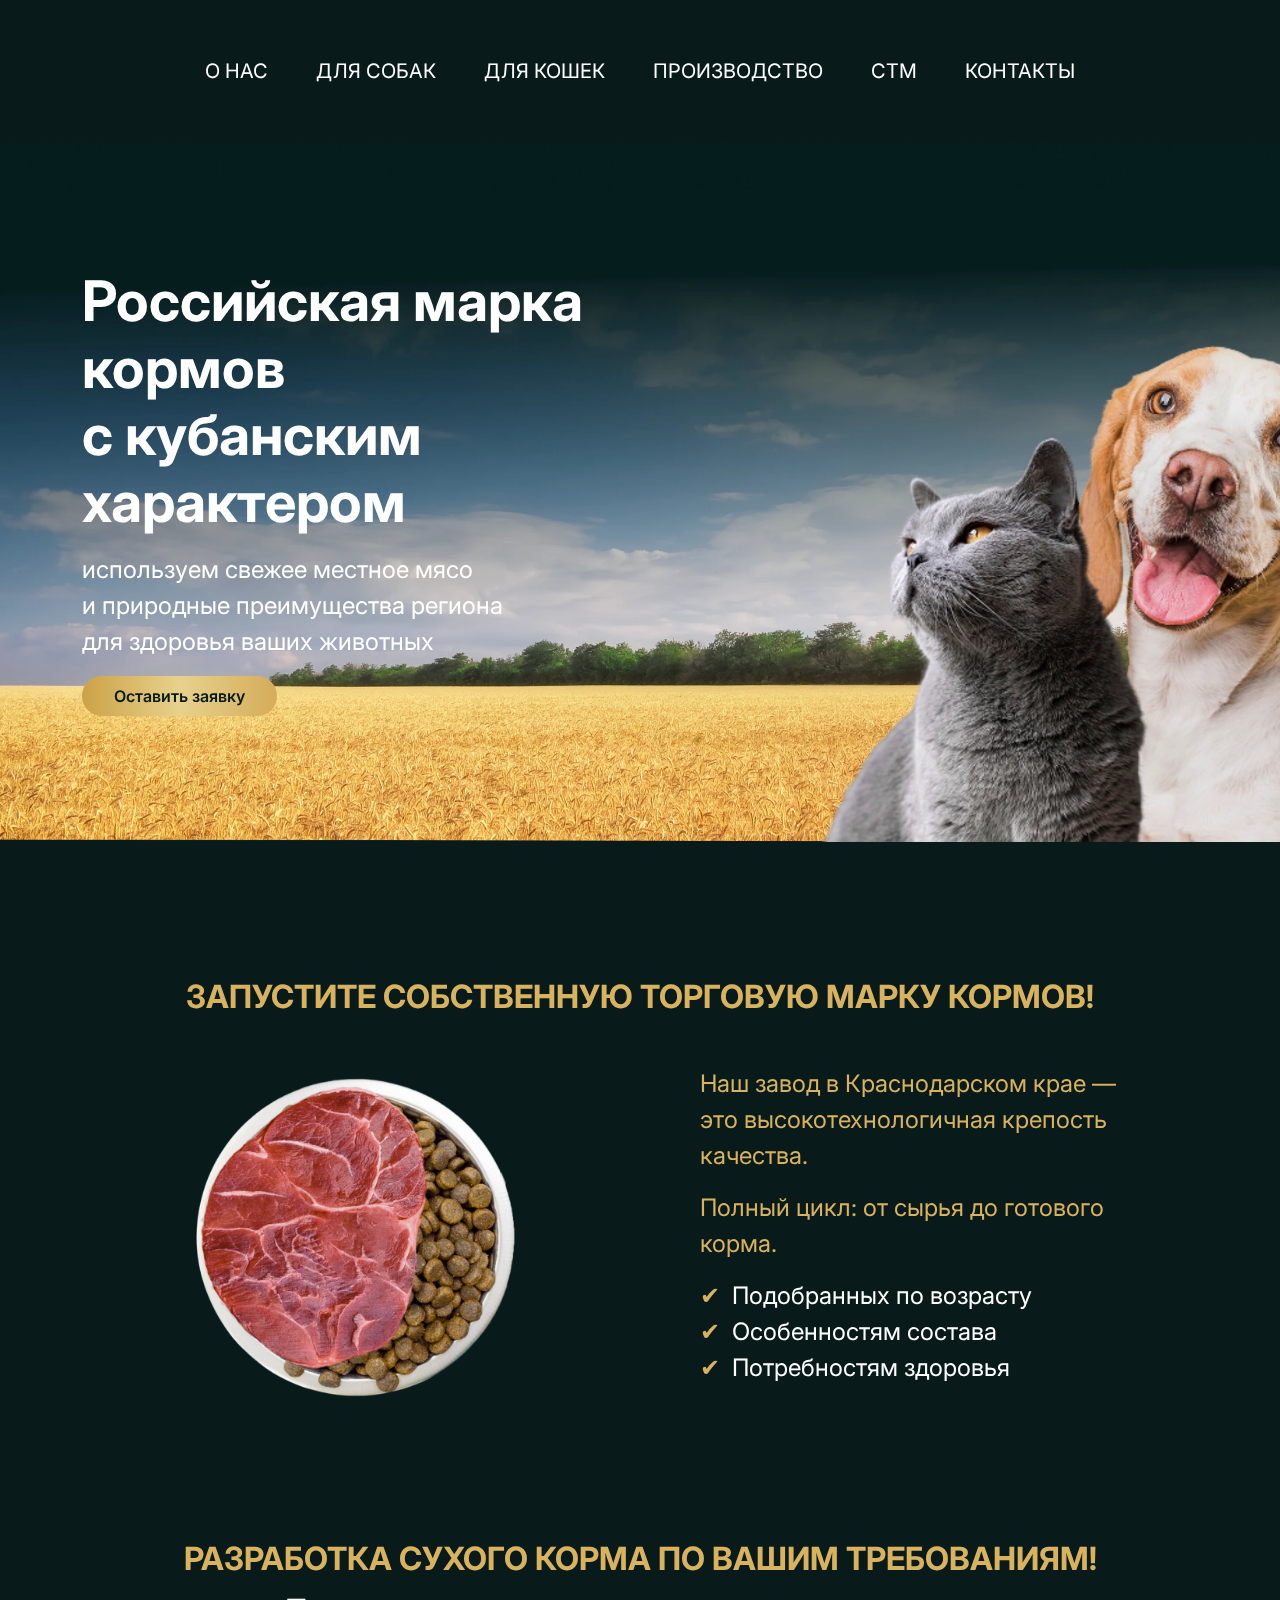
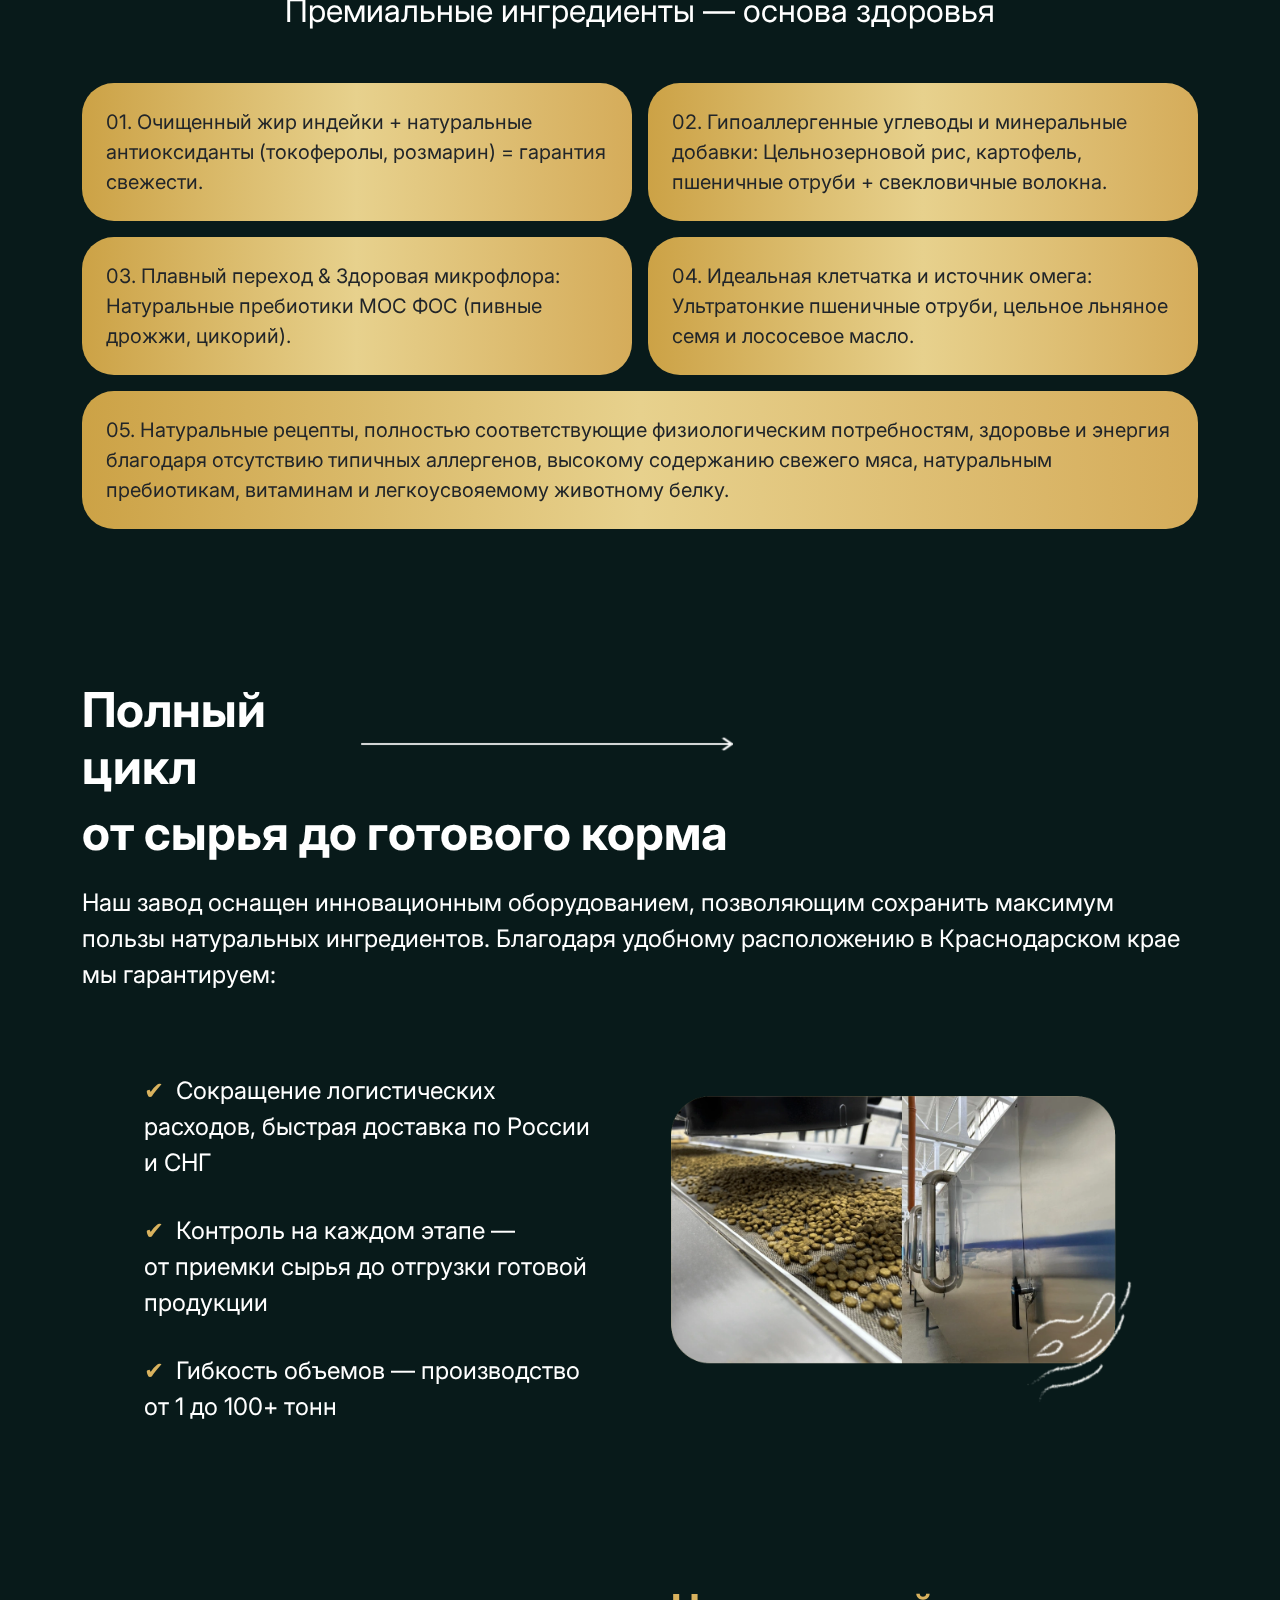
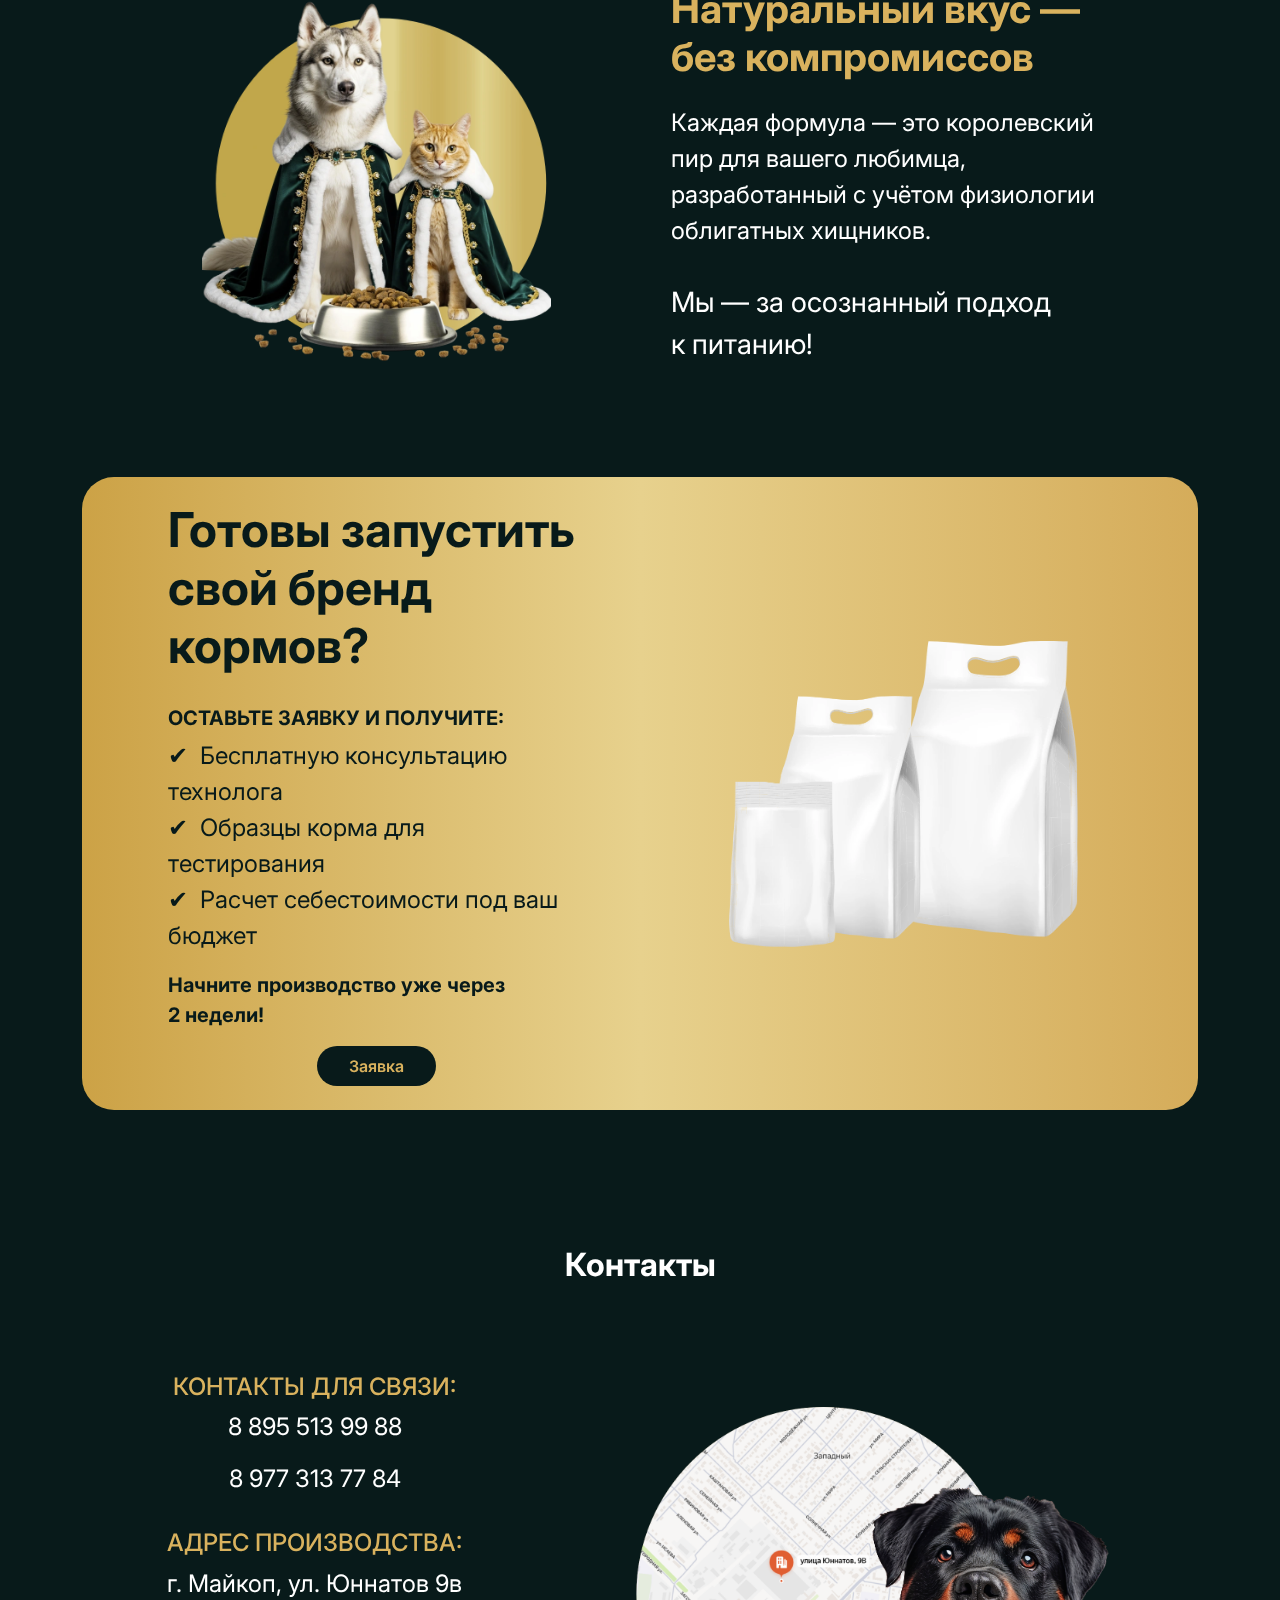
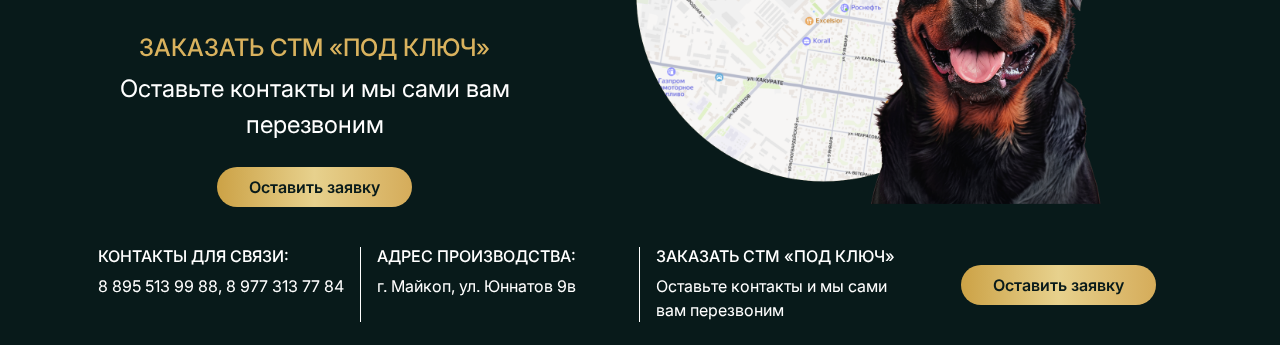
<file: production.html>
<!DOCTYPE html>
<html lang="ru">
<head>
  <meta charset="UTF-8">
  <meta name="viewport" content="width=device-width, initial-scale=1">
  <title>Пет Кинг</title>
  <link rel="preconnect" href="https://fonts.googleapis.com">
  <link rel="preconnect" href="https://fonts.gstatic.com" crossorigin>
  <link href="https://fonts.googleapis.com/css2?family=Inter:ital,opsz,wght@0,14..32,100..900;1,14..32,100..900&display=swap" rel="stylesheet">
  <link rel="stylesheet" href="https://cdn.jsdelivr.net/npm/bootstrap@5.3.7/dist/css/bootstrap.min.css">
  <link rel="stylesheet" href="assets/css/main.css">
  <link rel="icon" href="assets/img/favicon.ico" type="image/x-icon">
</head>
<body class="d-flex flex-column min-vh-100">
  <div class="cursor-gradient"></div>
  <header class="header">
      <nav class="navbar navbar-expand-xl text-uppercase">
        <div class="container d-flex justify-content-end">
          <button class="navbar-toggler" 
                  type="button" 
                  data-bs-toggle="offcanvas"       
                  data-bs-target="#offcanvasNavbar" 
                  aria-controls="offcanvasNavbar"       
                  aria-label="Toggle navigation">
            <span class="navbar-toggler-icon"></span>
          </button>
          <div class="offcanvas offcanvas-end w-100 p-4" 
                tabindex="-1" 
                id="offcanvasNavbar"       
                aria-labelledby="offcanvasNavbarLabel">
            <div class="offcanvas-header">
              <button type="button" 
                class="btn-close" 
                data-bs-dismiss="offcanvas"       
                aria-label="Close">
              </button>
            </div>
            <div class="offcanvas-body justify-content-center text-center">
              <ul class="navbar-nav">
                <li class="nav-item p-1 p-md-3 fs-5">
                  <a class="nav-link text-white" href="index.html" data-content="О&nbsp;нас">О&nbsp;нас</a>
                </li>
                <li class="nav-item p-1 p-md-3 fs-5">
                  <a class="nav-link text-white" href="dogs.html" data-content="Для&nbsp;собак">Для&nbsp;собак</a>
                </li>
                <li class="nav-item p-1 p-md-3 fs-5">
                  <a class="nav-link text-white" href="cats.html" data-content="Для&nbsp;кошек">Для&nbsp;кошек</a>
                </li>
                <li class="nav-item p-1 p-md-3 fs-5">
                  <a class="nav-link text-white active" aria-current="page" href="production.html" data-content="Производство">Производство</a>
                </li>
                <li class="nav-item p-1 p-md-3 fs-5">
                  <a class="nav-link text-white" href="index.html#stm" data-content="СТМ">СТМ</a>
                </li>
                <li class="nav-item p-1 p-md-3 fs-5">
                  <a class="nav-link text-white" href="index.html#contacts" data-content="Контакты">Контакты</a>
                </li>
              </ul>
            </div>
          </div>
        </div>
      </nav>
  </header>
  <main class="d-flex flex-column flex-grow-1">
    <h1 class="d-none">Производство Пет Кинг</h1>

      <!-- О производстве -->
    <section class="position-relative d-flex align-items-stretch" style="min-height: 700px;">
      <div class="production-img"></div>
      <div class="container d-flex align-items-center">
        <div class="row d-flex flex-column align-items-start justify-content-end">
          <div class="col-12 col-md-6">
            <p class="display-4 fw-bold text-white">Российская марка кормов с&nbsp;кубанским характером</p>
            <p class="col-12 col-md-10 fs-4 text-white">используем свежее местное мясо и&nbsp;природные преимущества региона для здоровья ваших животных</p>
            <button class="button gradient-gold text-green">
              <span class="text">Оставить заявку</span>
              <span class="shimmer"></span>
            </button>
          </div> 
        </div>
      </div>
    </section>


      <!-- Запустите собственную торговую марку кормов! -->
      <section class="mt-10 container">
        <h2 class="text-uppercase text-center fw-bold text-gold">Запустите собственную торговую марку кормов!</h2>
        <div class="mt-5 row d-flex align-items-center justify-content-around">
          <div class="col-12 col-md-5 d-flex align-items-center justify-content-center">
            <img src="assets/img/meat.webp" class="w-75 img-fluid" alt="Миска с кормом м куском мяса">
          </div>
          <div class="col-12 col-md-5 d-flex flex-column align-items-start justify-content-center">
            <p class="fs-4 text-gold text-center text-md-start pt-5 pt-md-0">Наш завод в&nbsp;Краснодарском крае&nbsp;&mdash; это высокотехнологичная крепость качества.</p>
            <p class="fs-4 text-gold text-center text-md-start">Полный цикл:&nbsp;от&nbsp;сырья до&nbsp;готового корма.</p>
            <ul class="list-unstyled">
              <li class="list-item fs-4 text-white"><span class="text-gold">✔</span>&nbsp;&nbsp;Подобранных по&nbsp;возрасту</li>
              <li class="list-item fs-4 text-white"><span class="text-gold">✔</span>&nbsp;&nbsp;Особенностям состава</li>
              <li class="list-item fs-4 text-white"><span class="text-gold">✔</span>&nbsp;&nbsp;Потребностям здоровья</li>
            </ul>
          </div>
        </div>       
      </section>

      
      <!-- Разработка сухого корма по&nbsp;вашим требованиям! -->
      <section class="mt-10 container">
        <h2 class="text-uppercase text-center fw-bold text-gold">Разработка сухого корма по&nbsp;вашим требованиям!</h2>
        <p class="text-center fs-2 text-white">Премиальные ингредиенты&nbsp;&mdash; основа здоровья</p>
        <div class="mt-5">
          <ul class="list-unstyled d-flex flex-wrap align-items-stretch justify-content-between" style="gap: 1rem;">
            <li class="col-12 col-lg-6 list-item fs-5 p-4 gradient-gold rounded-5 custom-width">01. Очищенный жир индейки + натуральные антиоксиданты (токоферолы, розмарин) = гарантия свежести.
            </li>
            <li class="col-12 col-lg-6 list-item fs-5 p-4 gradient-gold rounded-5 custom-width">     
              02. Гипоаллергенные углеводы и&nbsp;минеральные добавки: Цельнозерновой рис, картофель, пшеничные отруби + свекловичные волокна.
            </li>
            <li class="col-12 col-lg-6 list-item fs-5 p-4 gradient-gold rounded-5 custom-width">
              03. Плавный переход &amp;&nbsp;Здоровая микрофлора: Натуральные пребиотики МОС ФОС (пивные дрожжи, цикорий).
            </li>
            <li class="col-12 col-lg-6 list-item fs-5 p-4 gradient-gold rounded-5 custom-width">
              04. Идеальная клетчатка и&nbsp;источник омега: Ультратонкие пшеничные отруби, цельное льняное семя и&nbsp;лососевое масло.
            </li>
            <li class="col-12 list-item fs-5 p-4 gradient-gold rounded-5">
              05. Натуральные рецепты, полностью соответствующие физиологическим потребностям, здоровье и&nbsp;энергия благодаря отсутствию типичных аллергенов, высокому содержанию свежего мяса, натуральным пребиотикам, витаминам и&nbsp;легкоусвояемому животному белку.
            </li>
          </ul>
        </div>
      </section>


      <!-- Полный цикл от сырья до готового корма -->
      <section class="mt-10 container">
        <div class="d-flex align-items-center justify-content-start">
          <h2 class="col-6 col-md-3 display-5 text-start fw-bold text-white">Полный цикл</h2>
          <div class="col-6 col-md-4">
            <img src="assets/img/line.webp" class="w-100 img-fluid" alt="Длинная стрелка">
          </div>
        </div>
        <h2 class="text-start display-5 fw-bold text-white">от&nbsp;сырья до&nbsp;готового корма</h2>
        <p class="text-start fs-4 py-3 text-white">
          Наш завод оснащен инновационным оборудованием, позволяющим сохранить максимум пользы натуральных ингредиентов. Благодаря удобному расположению в&nbsp;Краснодарском крае мы&nbsp;гарантируем:
        </p>

        <div class="mt-5 d-flex flex-wrap align-items-center justify-content-evenly">
          <div class="col-12 col-md-5 d-flex flex-column align-items-start justify-content-center">
            <ul class="list-unstyled">
              <li class="list-item fs-4 py-3 text-white"><span class="text-gold">✔</span>&nbsp;&nbsp;Сокращение логистических расходов, быстрая доставка по&nbsp;России и&nbsp;СНГ</li>
              <li class="list-item fs-4 py-3 text-white"><span class="text-gold">✔</span>&nbsp;&nbsp;Контроль на&nbsp;каждом этапе&nbsp;&mdash; от&nbsp;приемки сырья до&nbsp;отгрузки готовой продукции </li>
              <li class="list-item fs-4 py-3 text-white"><span class="text-gold">✔</span>&nbsp;&nbsp;Гибкость объемов&nbsp;&mdash; производство от&nbsp;1&nbsp;до&nbsp;100+ тонн</li>
            </ul>
          </div>
          <div class="col-12 col-md-5 d-flex align-items-center justify-content-center">
            <img src="assets/img/pro.webp" class="w-100 img-fluid" alt="Фотография производства корма">
          </div>
        </div>
      </section>


      <!-- Натуральный вкус без компромиссов -->
      <section class="mt-7 mt-md-10 container">
        <div class="mt-0 mt-md-5 d-flex flex-wrap align-items-center justify-content-evenly">
          <div class="col-12 col-md-5 d-flex align-items-center justify-content-center">
            <img src="assets/img/twins.webp" class="w-75 img-fluid" alt="Фотография кошки и собаки в королевских одеяниях">
          </div>
          <div class="col-12 col-md-5 d-flex flex-column">
            <h2 class="display-6 col-12 text-center text-md-start fw-bold pt-5 pt-md-0 text-gold">Натуральный вкус&nbsp;&mdash;<br>без компромиссов</h2>
            <p class="text-start fs-4 py-3 text-white">Каждая формула&nbsp;&mdash; это королевский пир для вашего любимца, разработанный с&nbsp;учётом физиологии облигатных хищников.</p>
            <p class="text-start fs-3 text-white">Мы&nbsp;&mdash; за&nbsp;осознанный подход к&nbsp;питанию!</p>
          </div>
        </div>
      </section>


      <!-- Готовы запустить свой бренд кормов? -->
      <section class="mt-5 mt-md-10 container">
        <div class="mt-5 d-flex flex-wrap align-items-center justify-content-evenly gradient-gold rounded-5">
          <div class="col-12 col-md-5 p-4 d-flex flex-column">
            <h2 class="text-start display-5 fw-bold text-green text-green">Готовы запустить свой бренд кормов?</h2>
            <h5 class="text-start text-uppercase pt-4 fw-bold text-green">Оставьте заявку и&nbsp;получите:</h5>
            <ul class="list-unstyled">
              <li class="list-item fs-4 text-green">✔&nbsp;&nbsp;Бесплатную консультацию технолога</li>
              <li class="list-item fs-4 text-green">✔&nbsp;&nbsp;Образцы корма для тестирования</li>
              <li class="list-item fs-4 text-green">✔&nbsp;&nbsp;Расчет себестоимости под ваш бюджет</li>
            </ul>
            <p class="text-start fs-5 fw-bold text-green">Начните производство уже через 2&nbsp;недели!</p>
            <div class="d-flex align-items-center justify-content-center">
              <button class="button gradient-green text-gold">
                <span class="text">Заявка</span>
                <span class="shimmer"></span>
              </button>              
            </div>
          </div>
          <div class="col-12 col-md-5 py-3 d-flex align-items-center justify-content-center">
            <img src="assets/img/pac(2).webp" class="w-75 img-fluid" alt="Фотография упаковок">
          </div>
        </div>
      </section>


      <!-- Контакты -->
      <section class="mt-10 container">
        <h2 class="text-center fw-bold text-white">Контакты</h2>
        <div class="mt-7 d-flex flex-wrap justify-content-between align-items-center">
          <div class="col-12 col-md-5">
            <ul class="list-unstyled text-center">
              <li class="list-item py-2">
                <h4 class="list-item fs-4 text-uppercase text-gold">
                  Контакты для связи:
                </h4>
                <p class="fs-4 text-white">
                  <a class="text-decoration-none text-reset" href="tel:+78955139988">8 895 513 99 88</a>
                </p>
                <p class="fs-4 text-white">
                  <a class="text-decoration-none text-reset" href="tel:+79773137784">8 977 313 77 84</a>
                </p>
              </li>
              <li class="list-item py-2">
                <h4 class="list-item fs-4 text-uppercase text-gold">
                  Адрес производства:
                </h4>
                <p class="fs-4 text-white">
                  г. Майкоп, ул. Юннатов 9в
                </p>
              </li>
              <li class="list-item py-2">
                <h4 class="list-item fs-4 text-uppercase text-gold">
                  заказать СТМ &laquo;под ключ&raquo;
                </h4>
                <p class="fs-4 pt-0 text-white">
                  Оставьте контакты и&nbsp;мы&nbsp;сами вам перезвоним
                </p>
              </li>
              <li class="list-item pb-4">
              <button class="button gradient-gold text-green">
                <span class="text">Оставить заявку</span>
                <span class="shimmer"></span>
              </button>
              </li>
            </ul>
          </div>
          <div class="col-12 col-md-7 d-flex align-items-center justify-content-center">
            <img src="assets/img/dog.webp" class="w-75 img-fluid p-2" alt="Фотография упаковок корма">
          </div>
        </div>
      </section>
  </main>

    <footer id="contacts" class="container mb-3 mt-auto d-none d-md-block">
      <div class="d-flex flex-wrap">
        <div class="col-12 col-md-3 d-flex flex-column align-items-start justify-content-start px-3 py-4 py-md-0 border-end-md">
        <h6 class="text-uppercase text-white">
          Контакты для связи:
        </h6>
        <p class="text-white m-0">
          <a class="text-decoration-none text-reset" href="tel:+78955139988">8 895 513 99 88, </a>
          <a class="text-decoration-none text-reset" href="tel:+79773137784">8 977 313 77 84</a>
        </p>
      </div>
      <div class="col-12 col-md-3 d-flex flex-column align-items-start justify-content-start border-end-md px-3 py-4 py-md-0">
        <h6 class=" text-uppercase text-white">
          Адрес производства:
        </h6>
        <p class="text-white m-0">
          г. Майкоп, ул. Юннатов 9в
        </p>
      </div>
      <div class="col-12 col-md-3 d-flex flex-column align-items-start justify-content-start px-3 py-4 py-md-0">
        <h6 class="text-uppercase text-white">
          Заказать СТМ &laquo;под ключ&raquo;
        </h6>
        <p class="text-white m-0">
          Оставьте контакты и&nbsp;мы&nbsp;сами вам перезвоним
        </p>
      </div>
      <div class="col-12 col-md-3 d-flex flex-column align-items-center justify-content-center px-3 py-4 py-md-0">
        <button class="button gradient-gold text-green">
          <span class="text">Оставить заявку</span>
          <span class="shimmer"></span>
        </button>
      </div>
      </div>

    </footer>

  <script src="https://cdn.jsdelivr.net/npm/bootstrap@5.3.7/dist/js/bootstrap.bundle.min.js"></script>
  <script src="assets/js/main.js"></script>
</body>
</html>
</file>
<file: assets/css/main.css>
:root {
  --background-primary-color: rgb(8, 26, 26);
  --bs-body-bg: var(--background-primary-color);

  --text-primary-color: rgb(255, 255, 255);
  --text-secondary-color: rgb(217, 178, 94);
  --text-additional-color: rgb(8, 26, 26);
  --text-green: var(--background-primary-color);

  --bs-navbar-color: var(--text-secondary-color);

  --glow-hue: 40.95deg;
  --shadow-hue: 45deg;
  --spring-easing: linear(
  0, 0.002, 0.01 0.9%, 0.038 1.8%, 0.156, 0.312 5.8%, 0.789 11.1%, 1.015 14.2%,
  1.096, 1.157, 1.199, 1.224 20.3%, 1.231, 1.231, 1.226, 1.214 24.6%,
  1.176 26.9%, 1.057 32.6%, 1.007 35.5%, 0.984, 0.968, 0.956, 0.949 42%,
  0.946 44.1%, 0.95 46.5%, 0.998 57.2%, 1.007, 1.011 63.3%, 1.012 68.3%,
  0.998 84%, 1
  );
    --spring-duration: 1.33s;
}

/* ============= General rules ============= */
body {
  background: var(--bs-body-bg);
  font-family: 'Inter';
  font-style: normal;
  font-weight: 400;
}


.mt-7 {
  margin-top: calc(50px + (100 - 50) * (100vw - 320px) / (1920 - 320));
}

.mt-10 {
  margin-top: calc(100px + (160 - 100) * (100vw - 320px) / (1920 - 320));
}

.fs-9 {
  font-size: calc(8px + (16 - 8) * (100vw - 320px) / (1920 - 320));
}

.gradient-gold {
  background: linear-gradient(to right, #CCA246, #E7D18D, #D5AC5A) !important;
}

.text-gold {
  color: var(--text-secondary-color) !important;
}

.text-green {
  color: var(--text-green) !important;
}

.gradient-green {
  background-color:  var(--text-green) !important;
}


.title-list {
  color: #555D3A;
  font-size: calc(80px + (160 - 80) * (100vw - 320px) / (1920 - 320));
  line-height: 0.8;
}

/* === button === */
@property --shimmer {
    syntax: "<angle>";
    inherits: false;
    initial-value: 33deg;
}

@keyframes shimmer {
    0% {
        --shimmer: 0deg;
    }
    100% {
        --shimmer: 360deg;
    }
}

@keyframes shine {
    0% {
        opacity: 0;
    }
    15% {
        opacity: 1;
    }
    55% {
        opacity: 1;
    }
    100% {
        opacity: 0;
    }
}
@keyframes text {
    0% {
        background-position: 100% center;
    }    
    100% {
        background-position: -100% center;
    }    
}

.button {
    border: none !important;
    box-shadow: none !important;
    outline: none !important;

    font-weight: 600;

    padding: .5rem 2rem;
    position: relative;
    isolation: isolate;
    box-shadow: 0 2px 3px 1px hsl(var(--glow-hue) 50% 20% / 50%), inset 0 -10px 20px -10px hsla(var(--shadow-hue),10%,90%,95%);
    border-radius: 1.25rem;
    transition: all var(--spring-duration) var(--spring-easing);

}

.button:hover:not(:active),
.button.active {
    transition-duration: calc(var(--spring-duration)*0.5);
    box-shadow: 0 4px 8px -2px hsl(var(--glow-hue) 50% 20% / 50%), inset 0 0 0 transparent;
}
.button:active {
    scale: 1.1;
    transition-duration: calc(var(--spring-duration)*0.5);
}

.shimmer {
    position: absolute;
    inset: -40px;
    border-radius: inherit;
    mask-image: conic-gradient(
        from var(--shimmer, 0deg),
        transparent 0%,
        transparent 10%,
        black 36%,
        black 45%,
        transparent 50%,
        transparent 60%,
        black 85%,
        black 95%,
        transparent 100%
    );
    mask-size: cover;
    mix-blend-mode: plus-lighter;
    animation: shimmer 1s linear infinite both;
}
.button:hover .shimmer::before,
.button:hover .shimmer::after,
.button.active .shimmer::before,
.button.active .shimmer::after {
    opacity: 1;
    animation: shine 1.2s ease-in 1 forwards;
}
.shimmer::before,
.shimmer::after {
    transition: all 0.5s ease;
    opacity: 0;
    content: "";
    border-radius: inherit;
    position: absolute;
    mix-blend-mode: color;
    inset: 40px;
    pointer-events: none;
}
.shimmer::before {
    box-shadow: 0 0 3px 2px hsl(var(--glow-hue) 20% 95%),
        0 0 7px 4px hsl(var(--glow-hue) 20% 80%),
        0 0 13px 4px hsl(var(--glow-hue) 50% 70%),
        0 0 25px 5px hsl(var(--glow-hue) 100% 70%);
    z-index: -1;
}

.shimmer::after {
    box-shadow: inset 0 0 0 1px hsl(var(--glow-hue) 70% 95%),
        inset 0 0 2px 1px hsl(var(--glow-hue) 100% 80%),
        inset 0 0 5px 2px hsl(var(--glow-hue) 100% 70%);
    z-index: 2;
}

/* === button === */

/* ============= General rules ============= */



/* ============= Header rules ============= */
.navbar-toggler {
  border: 2px solid var(--text-primary-color);
}

.navbar-toggler:hover,
.navbar-toggler:focus {
  border: 2px solid var(--text-secondary-color);
}

.navbar-toggler-icon {
  background-image: url("data:image/svg+xml,%3csvg xmlns='http://www.w3.org/2000/svg' viewBox='0 0 30 30'%3e%3cpath stroke='rgba%28255, 255, 255, 0.55%29' stroke-linecap='round' stroke-miterlimit='10' stroke-width='2' d='M4 7h22M4 15h22M4 23h22'/%3e%3c/svg%3e");
}

.navbar-toggler-icon:hover,
.navbar-toggler-icon:focus {
  background-image: url("data:image/svg+xml,%3csvg xmlns='http://www.w3.org/2000/svg' viewBox='0 0 30 30'%3e%3cpath stroke='rgba%28217, 178, 94, 0.55%29' stroke-linecap='round' stroke-miterlimit='10' stroke-width='2' d='M4 7h22M4 15h22M4 23h22'/%3e%3c/svg%3e");
}

.btn-close {
  background-image: url("data:image/svg+xml,%3csvg xmlns='http://www.w3.org/2000/svg' viewBox='0 0 16 16' fill='rgb(255, 255, 255)'%3e%3cpath d='M.293.293a1 1 0 0 1 1.414 0L8 6.586 14.293.293a1 1 0 1 1 1.414 1.414L9.414 8l6.293 6.293a1 1 0 0 1-1.414 1.414L8 9.414l-6.293 6.293a1 1 0 0 1-1.414-1.414L6.586 8 .293 1.707a1 1 0 0 1 0-1.414z'/%3e%3c/svg%3e");
}

.btn-close:hover,
.btn-close:focus {
  background-image:url("data:image/svg+xml,%3csvg xmlns='http://www.w3.org/2000/svg' viewBox='0 0 16 16' fill='rgb(217, 178, 94)'%3e%3cpath d='M.293.293a1 1 0 0 1 1.414 0L8 6.586 14.293.293a1 1 0 1 1 1.414 1.414L9.414 8l6.293 6.293a1 1 0 0 1-1.414 1.414L8 9.414l-6.293 6.293a1 1 0 0 1-1.414-1.414L6.586 8 .293 1.707a1 1 0 0 1 0-1.414z'/%3e%3c/svg%3e");
}


.nav-link,
.offcanvas .nav-link {
  position: relative;
  overflow: hidden;
}

.offcanvas .nav-link::before,
.nav-link::before {
  position: absolute;
  left: 0;
  top: 0;
  content: attr(data-content);
  display: inline-block;
  color: var(--text-secondary-color);
  width: 100%;
  clip-path: inset(0 100% 0 0);
  -webkit-clip-path: inset(0 100% 0 0);
  transition: clip-path 600ms cubic-bezier(0.25, 0.46, 0.45, 0.94);
  -webkit-transition: -webkit-clip-path 600ms cubic-bezier(0.25, 0.46, 0.45, 0.94);
  pointer-events: none;
  padding: inherit; /* Совпадение отступов */
}

.offcanvas .nav-link:hover::before,
.nav-link:hover::before {
  -webkit-clip-path: inset(0 0 0 0);
  clip-path: inset(0 0 0 0);
}


/* ============= Header rules ============= */


/* ============= Main rules ============= */
.img-35 {
  width: 40%;
} 

.quality-col1 {
  background-image: url('../img/col1.webp');
}

.quality-col2 {
  background-image: url('../img/col2.webp');
}

.quality-col3 {
  background-image: url('../img/col3.webp');
}

.quality-col1,
.quality-col2,
.quality-col3 {
  background-size: contain;
  background-position: center;
  background-repeat: no-repeat;
}

.quality-text {
  font-size: calc(8px + (16 - 8) * (100vw - 320px) / (1920 - 320));
}

.production-img {
  position: absolute;
  contain: '';

  background-image: url('../img/ban-1.webp');
  background-size: cover;
  background-position: center;
  background-repeat: no-repeat;
  top: 0;
  right: 0;
  width: 100dvw;
  height: 100%;
  z-index: -1;
}

/* ============= Main rules ============= */


/* ============= Footer rules ============= */
@media (min-width: 768px) {
  .border-end-md {
    border-right: 1px solid white;
  }
}

@media (min-width: 992px) {
  .custom-width {
    flex: 0 0 calc(50% - 0.5rem);
  }
}
/* ============= Footer rules ============= */

.cursor-gradient {
    position: fixed;
    width: 1200px;  /* Размер градиента */
    height: 1200px;
    background: radial-gradient(
        ellipse at center,
        rgba(1, 88, 82, 0.6) 0%,  /* #015852 с прозрачностью */
        rgba(8, 26, 26, 0.4) 60%, /* #081A1A с прозрачностью */
        transparent 70%
    );
    border-radius: 50%;
    pointer-events: none; /* Чтобы клики проходили сквозь элемент */
    transform: translate(-50%, -50%);
    z-index: -9999; /* Чтобы градиент был поверх других элементов */
    mix-blend-mode: screen; /* Режим наложения для эффекта "освещения" */
    opacity: 0;
    transition: opacity 0.3s ease;
}
</file>
